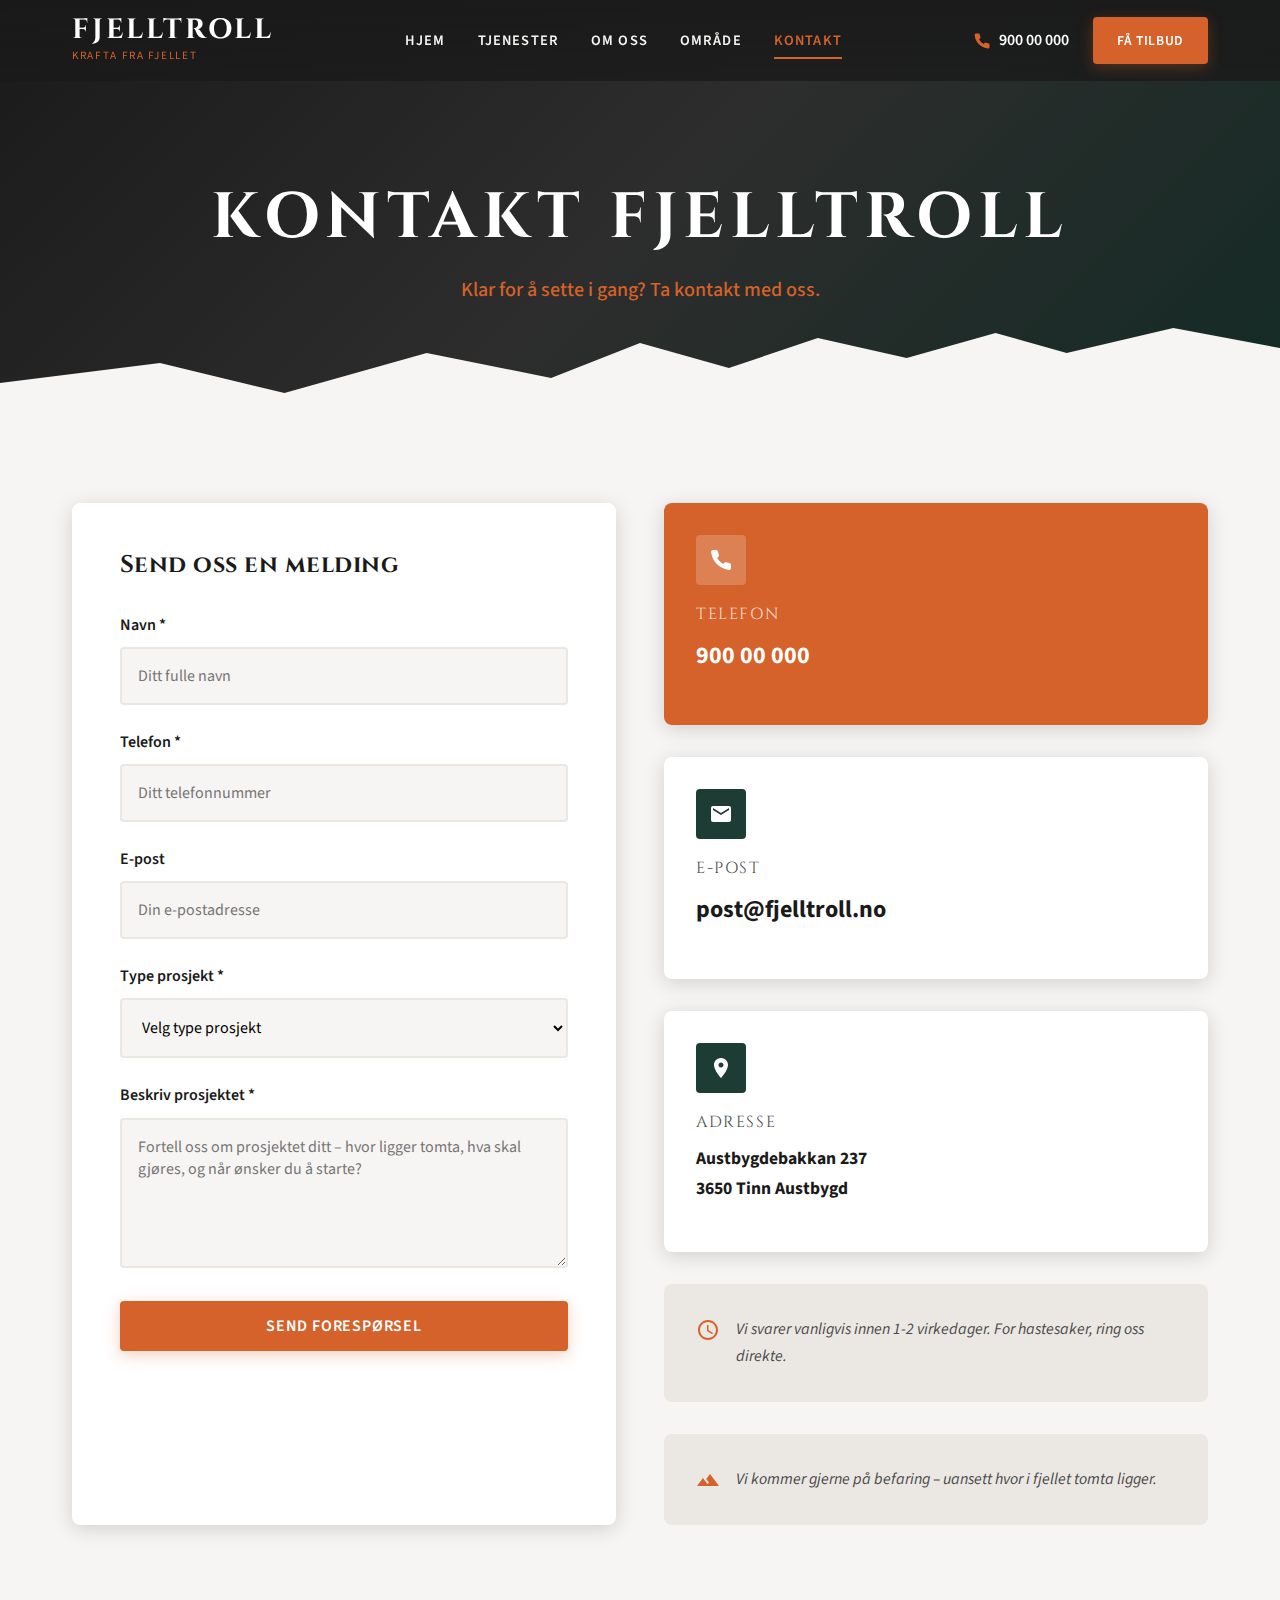
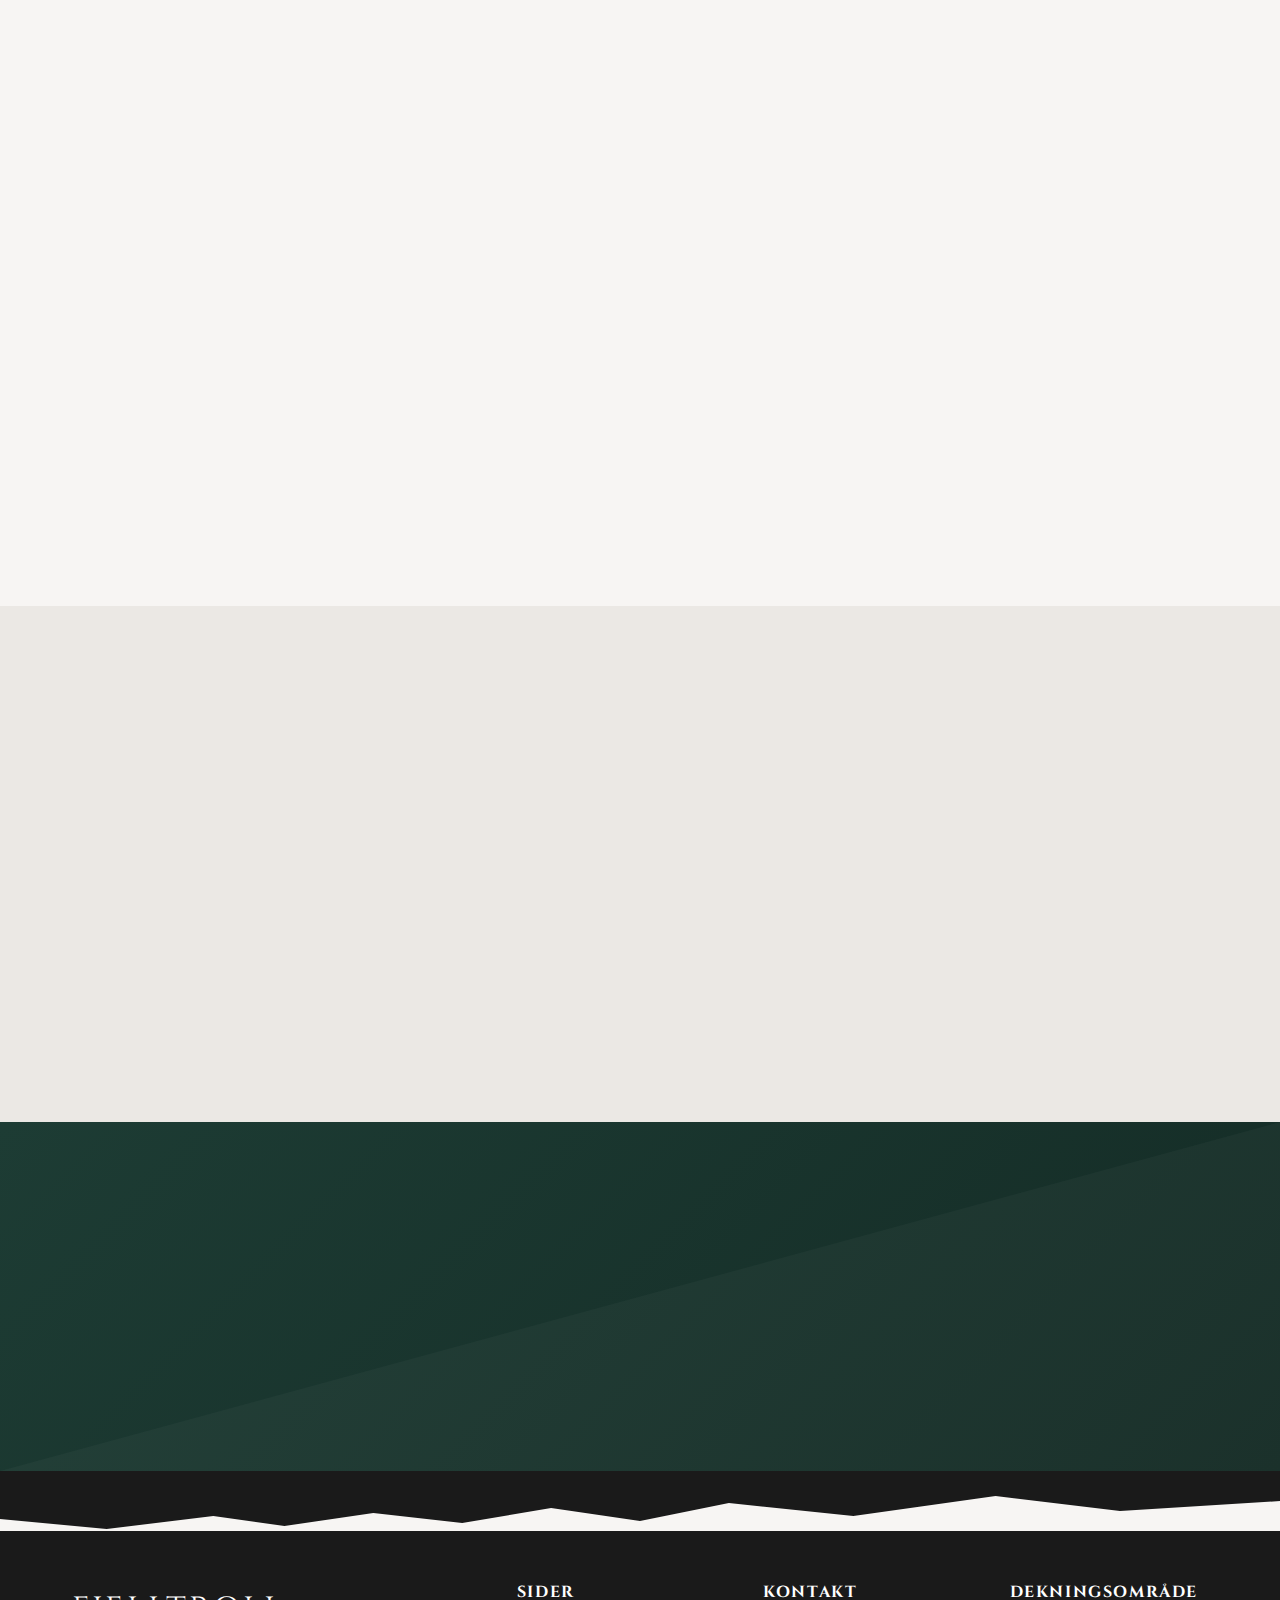
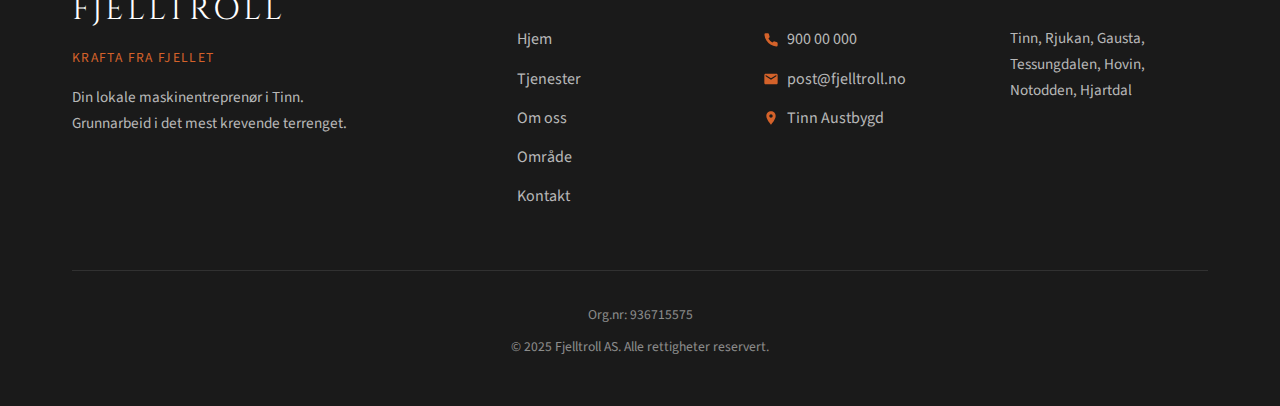
<file: kontakt.html>
<!DOCTYPE html>
<html lang="no">
<head>
    <meta charset="UTF-8">
    <meta name="viewport" content="width=device-width, initial-scale=1.0">
    <meta name="description" content="Kontakt Fjelltroll AS - Din maskinentreprenør i Tinn. Ring 900 00 000 eller send oss en melding. Vi kommer på befaring i hele Gausta-området.">
    <meta name="keywords" content="kontakt fjelltroll, maskinentreprenør tinn, grunnarbeid gausta, tilbud graving">
    <meta name="author" content="Fjelltroll AS">

    <!-- Favicon -->
    <link rel="icon" type="image/svg+xml" href="data:image/svg+xml,<svg xmlns='http://www.w3.org/2000/svg' viewBox='0 0 100 100'><text y='.9em' font-size='90'>&#x26F0;</text></svg>">

    <title>Kontakt | Fjelltroll AS</title>

    <!-- Google Fonts -->
    <link rel="preconnect" href="https://fonts.googleapis.com">
    <link rel="preconnect" href="https://fonts.gstatic.com" crossorigin>
    <link href="https://fonts.googleapis.com/css2?family=Cinzel:wght@400;500;600;700&family=Source+Sans+Pro:wght@400;600;700&display=swap" rel="stylesheet">

    <link rel="stylesheet" href="css/style.css">
</head>
<body>
    <!-- Header -->
    <header class="header">
        <div class="container">
            <div class="header__inner">
                <a href="index.html" class="logo">
                    <span class="logo__text">Fjelltroll</span>
                    <span class="logo__tagline">Krafta fra fjellet</span>
                </a>

                <nav class="nav">
                    <ul class="nav__list">
                        <li><a href="index.html" class="nav__link">Hjem</a></li>
                        <li><a href="tjenester.html" class="nav__link">Tjenester</a></li>
                        <li><a href="om-oss.html" class="nav__link">Om oss</a></li>
                        <li><a href="omrade.html" class="nav__link">Område</a></li>
                        <li><a href="kontakt.html" class="nav__link nav__link--active">Kontakt</a></li>
                    </ul>
                </nav>

                <div class="header__actions">
                    <a href="tel:+4790000000" class="header__phone">
                        <svg viewBox="0 0 24 24" xmlns="http://www.w3.org/2000/svg">
                            <path d="M22 16.92v3a2 2 0 0 1-2.18 2 19.79 19.79 0 0 1-8.63-3.07 19.5 19.5 0 0 1-6-6 19.79 19.79 0 0 1-3.07-8.67A2 2 0 0 1 4.11 2h3a2 2 0 0 1 2 1.72c.127.96.361 1.903.7 2.81a2 2 0 0 1-.45 2.11L8.09 9.91a16 16 0 0 0 6 6l1.27-1.27a2 2 0 0 1 2.11-.45c.907.339 1.85.573 2.81.7A2 2 0 0 1 22 16.92z"/>
                        </svg>
                        900 00 000
                    </a>
                    <a href="kontakt.html" class="btn btn--primary header__cta">Få tilbud</a>
                </div>

                <button class="menu-toggle" aria-label="Meny">
                    <span class="menu-toggle__line"></span>
                    <span class="menu-toggle__line"></span>
                    <span class="menu-toggle__line"></span>
                </button>
            </div>
        </div>
    </header>

    <!-- Mobile Menu -->
    <div class="mobile-menu">
        <ul class="mobile-menu__list">
            <li class="mobile-menu__item"><a href="index.html" class="mobile-menu__link">Hjem</a></li>
            <li class="mobile-menu__item"><a href="tjenester.html" class="mobile-menu__link">Tjenester</a></li>
            <li class="mobile-menu__item"><a href="om-oss.html" class="mobile-menu__link">Om oss</a></li>
            <li class="mobile-menu__item"><a href="omrade.html" class="mobile-menu__link">Område</a></li>
            <li class="mobile-menu__item"><a href="kontakt.html" class="mobile-menu__link">Kontakt</a></li>
        </ul>
        <a href="tel:+4790000000" class="mobile-menu__phone">
            <svg viewBox="0 0 24 24" xmlns="http://www.w3.org/2000/svg">
                <path d="M22 16.92v3a2 2 0 0 1-2.18 2 19.79 19.79 0 0 1-8.63-3.07 19.5 19.5 0 0 1-6-6 19.79 19.79 0 0 1-3.07-8.67A2 2 0 0 1 4.11 2h3a2 2 0 0 1 2 1.72c.127.96.361 1.903.7 2.81a2 2 0 0 1-.45 2.11L8.09 9.91a16 16 0 0 0 6 6l1.27-1.27a2 2 0 0 1 2.11-.45c.907.339 1.85.573 2.81.7A2 2 0 0 1 22 16.92z"/>
            </svg>
            Ring: 900 00 000
        </a>
        <a href="kontakt.html" class="btn btn--primary">Få tilbud</a>
    </div>

    <!-- Page Hero -->
    <section class="page-hero">
        <div class="page-hero__mountains"></div>
        <div class="container">
            <div class="page-hero__content">
                <h1 class="page-hero__title fade-in">Kontakt Fjelltroll</h1>
                <p class="page-hero__subtitle fade-in">Klar for å sette i gang? Ta kontakt med oss.</p>
            </div>
        </div>
    </section>

    <!-- Contact Section -->
    <section class="contact-section">
        <div class="container">
            <div class="contact-grid">
                <!-- Contact Form -->
                <div class="contact-form-wrapper fade-in">
                    <h3>Send oss en melding</h3>
                    <form class="contact-form" action="#" method="POST">
                        <div class="form-group">
                            <label for="name">Navn *</label>
                            <input type="text" id="name" name="name" required placeholder="Ditt fulle navn">
                        </div>

                        <div class="form-group">
                            <label for="phone">Telefon *</label>
                            <input type="tel" id="phone" name="phone" required placeholder="Ditt telefonnummer">
                        </div>

                        <div class="form-group">
                            <label for="email">E-post</label>
                            <input type="email" id="email" name="email" placeholder="Din e-postadresse">
                        </div>

                        <div class="form-group">
                            <label for="project-type">Type prosjekt *</label>
                            <select id="project-type" name="project-type" required>
                                <option value="">Velg type prosjekt</option>
                                <option value="hyttetomt">Hyttetomt</option>
                                <option value="sprengning">Sprengning</option>
                                <option value="graving">Graving</option>
                                <option value="veibygging">Veibygging</option>
                                <option value="va-arbeid">VA-arbeid</option>
                                <option value="massetransport">Massetransport</option>
                                <option value="snobroyting">Snøbrøyting</option>
                                <option value="annet">Annet</option>
                            </select>
                        </div>

                        <div class="form-group">
                            <label for="message">Beskriv prosjektet *</label>
                            <textarea id="message" name="message" required placeholder="Fortell oss om prosjektet ditt – hvor ligger tomta, hva skal gjøres, og når ønsker du å starte?"></textarea>
                        </div>

                        <div class="form-submit">
                            <button type="submit" class="btn btn--primary">Send forespørsel</button>
                        </div>
                    </form>
                </div>

                <!-- Contact Info -->
                <div class="contact-info fade-in">
                    <!-- Phone Card - Highlighted -->
                    <div class="contact-info-card contact-info-card--phone">
                        <div class="contact-info-card__icon">
                            <svg viewBox="0 0 24 24" xmlns="http://www.w3.org/2000/svg">
                                <path d="M22 16.92v3a2 2 0 0 1-2.18 2 19.79 19.79 0 0 1-8.63-3.07 19.5 19.5 0 0 1-6-6 19.79 19.79 0 0 1-3.07-8.67A2 2 0 0 1 4.11 2h3a2 2 0 0 1 2 1.72c.127.96.361 1.903.7 2.81a2 2 0 0 1-.45 2.11L8.09 9.91a16 16 0 0 0 6 6l1.27-1.27a2 2 0 0 1 2.11-.45c.907.339 1.85.573 2.81.7A2 2 0 0 1 22 16.92z"/>
                            </svg>
                        </div>
                        <p class="contact-info-card__title">Telefon</p>
                        <p class="contact-info-card__value">
                            <a href="tel:+4790000000">900 00 000</a>
                        </p>
                    </div>

                    <!-- Email Card -->
                    <div class="contact-info-card">
                        <div class="contact-info-card__icon">
                            <svg viewBox="0 0 24 24" xmlns="http://www.w3.org/2000/svg">
                                <path d="M20 4H4c-1.1 0-1.99.9-1.99 2L2 18c0 1.1.9 2 2 2h16c1.1 0 2-.9 2-2V6c0-1.1-.9-2-2-2zm0 4l-8 5-8-5V6l8 5 8-5v2z"/>
                            </svg>
                        </div>
                        <p class="contact-info-card__title">E-post</p>
                        <p class="contact-info-card__value">
                            <a href="mailto:post@fjelltroll.no">post@fjelltroll.no</a>
                        </p>
                    </div>

                    <!-- Address Card -->
                    <div class="contact-info-card">
                        <div class="contact-info-card__icon">
                            <svg viewBox="0 0 24 24" xmlns="http://www.w3.org/2000/svg">
                                <path d="M12 2C8.13 2 5 5.13 5 9c0 5.25 7 13 7 13s7-7.75 7-13c0-3.87-3.13-7-7-7zm0 9.5c-1.38 0-2.5-1.12-2.5-2.5s1.12-2.5 2.5-2.5 2.5 1.12 2.5 2.5-1.12 2.5-2.5 2.5z"/>
                            </svg>
                        </div>
                        <p class="contact-info-card__title">Adresse</p>
                        <p class="contact-info-card__value" style="font-size: 1.1rem;">
                            Austbygdebakkan 237<br>
                            3650 Tinn Austbygd
                        </p>
                    </div>

                    <!-- Response Time Note -->
                    <div class="contact-note">
                        <svg viewBox="0 0 24 24" xmlns="http://www.w3.org/2000/svg">
                            <path d="M11.99 2C6.47 2 2 6.48 2 12s4.47 10 9.99 10C17.52 22 22 17.52 22 12S17.52 2 11.99 2zM12 20c-4.42 0-8-3.58-8-8s3.58-8 8-8 8 3.58 8 8-3.58 8-8 8zm.5-13H11v6l5.25 3.15.75-1.23-4.5-2.67z"/>
                        </svg>
                        <p>Vi svarer vanligvis innen 1-2 virkedager. For hastesaker, ring oss direkte.</p>
                    </div>

                    <!-- Befaring Note -->
                    <div class="contact-note">
                        <svg viewBox="0 0 24 24" xmlns="http://www.w3.org/2000/svg">
                            <path d="M14 6l-3.75 5 2.85 3.8-1.6 1.2C9.81 13.75 7 10 7 10l-6 8h22L14 6z"/>
                        </svg>
                        <p>Vi kommer gjerne på befaring – uansett hvor i fjellet tomta ligger.</p>
                    </div>
                </div>
            </div>

            <!-- Map Section -->
            <div class="contact-map fade-in">
                <h3>Finn oss</h3>
                <div class="map-wrapper">
                    <iframe
                        src="https://www.google.com/maps/embed?pb=!1m18!1m12!1m3!1d32000!2d8.8!3d59.867!2m3!1f0!2f0!3f0!3m2!1i1024!2i768!4f13.1!3m3!1m2!1s0x464109c38d51b2f9%3A0x7e1fa0c7ae1c6b5a!2sTinn%20Austbygd%2C%20Norway!5e0!3m2!1sen!2sno!4v1234567890"
                        width="100%"
                        height="400"
                        style="border:0;"
                        allowfullscreen=""
                        loading="lazy"
                        referrerpolicy="no-referrer-when-downgrade"
                        title="Kart over Tinn Austbygd">
                    </iframe>
                </div>
            </div>
        </div>
    </section>

    <!-- Service Areas -->
    <section class="section section--mist">
        <div class="container">
            <div class="section-header fade-in">
                <span class="section-header__label">Dekningsområde</span>
                <h2 class="section-header__title">Vi tar oppdrag i hele regionen</h2>
                <div class="section-header__line"></div>
            </div>

            <div class="area-grid">
                <div class="area-card fade-in stagger-1">
                    <div class="area-card__header">
                        <div class="area-card__icon">
                            <svg viewBox="0 0 24 24" xmlns="http://www.w3.org/2000/svg">
                                <path d="M12 2C8.13 2 5 5.13 5 9c0 5.25 7 13 7 13s7-7.75 7-13c0-3.87-3.13-7-7-7zm0 9.5c-1.38 0-2.5-1.12-2.5-2.5s1.12-2.5 2.5-2.5 2.5 1.12 2.5 2.5-1.12 2.5-2.5 2.5z"/>
                            </svg>
                        </div>
                        <h3 class="area-card__title">Tinn</h3>
                    </div>
                    <p class="area-card__places">Rjukan, Austbygd, Atrå, Miland, Mæl, Hovin, Tessungdalen</p>
                </div>

                <div class="area-card fade-in stagger-2">
                    <div class="area-card__header">
                        <div class="area-card__icon">
                            <svg viewBox="0 0 24 24" xmlns="http://www.w3.org/2000/svg">
                                <path d="M14 6l-3.75 5 2.85 3.8-1.6 1.2C9.81 13.75 7 10 7 10l-6 8h22L14 6z"/>
                            </svg>
                        </div>
                        <h3 class="area-card__title">Gausta</h3>
                    </div>
                    <p class="area-card__places">Gaustablikk, Gaustatoppen, Skirvedalen, Kvitåvatn</p>
                </div>

                <div class="area-card fade-in stagger-3">
                    <div class="area-card__header">
                        <div class="area-card__icon">
                            <svg viewBox="0 0 24 24" xmlns="http://www.w3.org/2000/svg">
                                <path d="M12 2C8.13 2 5 5.13 5 9c0 5.25 7 13 7 13s7-7.75 7-13c0-3.87-3.13-7-7-7zm0 9.5c-1.38 0-2.5-1.12-2.5-2.5s1.12-2.5 2.5-2.5 2.5 1.12 2.5 2.5-1.12 2.5-2.5 2.5z"/>
                            </svg>
                        </div>
                        <h3 class="area-card__title">Øvre Telemark</h3>
                    </div>
                    <p class="area-card__places">Notodden, Hjartdal, Vinje, Tokke</p>
                </div>
            </div>
        </div>
    </section>

    <!-- CTA Banner -->
    <section class="cta-banner">
        <div class="cta-banner__pattern"></div>
        <div class="container">
            <div class="cta-banner__content">
                <h2 class="cta-banner__title fade-in">Foretrekker du å ringe?</h2>
                <p class="cta-banner__text fade-in">
                    Vi tar gjerne en prat på telefon om prosjektet ditt.
                    Ring oss i dag!
                </p>
                <div class="cta-banner__buttons fade-in">
                    <a href="tel:+4790000000" class="btn btn--primary">Ring 900 00 000</a>
                </div>
            </div>
        </div>
    </section>

    <!-- Footer -->
    <footer class="footer">
        <div class="footer__mountains"></div>
        <div class="container">
            <div class="footer__inner">
                <div class="footer__brand">
                    <div class="footer__logo">Fjelltroll</div>
                    <p class="footer__tagline">Krafta fra fjellet</p>
                    <p class="footer__description">
                        Din lokale maskinentreprenør i Tinn. Grunnarbeid i det mest krevende terrenget.
                    </p>
                </div>

                <div class="footer__section">
                    <h4 class="footer__title">Sider</h4>
                    <ul class="footer__links">
                        <li><a href="index.html">Hjem</a></li>
                        <li><a href="tjenester.html">Tjenester</a></li>
                        <li><a href="om-oss.html">Om oss</a></li>
                        <li><a href="omrade.html">Område</a></li>
                        <li><a href="kontakt.html">Kontakt</a></li>
                    </ul>
                </div>

                <div class="footer__section">
                    <h4 class="footer__title">Kontakt</h4>
                    <div class="footer__contact-item">
                        <svg viewBox="0 0 24 24" xmlns="http://www.w3.org/2000/svg">
                            <path d="M22 16.92v3a2 2 0 0 1-2.18 2 19.79 19.79 0 0 1-8.63-3.07 19.5 19.5 0 0 1-6-6 19.79 19.79 0 0 1-3.07-8.67A2 2 0 0 1 4.11 2h3a2 2 0 0 1 2 1.72c.127.96.361 1.903.7 2.81a2 2 0 0 1-.45 2.11L8.09 9.91a16 16 0 0 0 6 6l1.27-1.27a2 2 0 0 1 2.11-.45c.907.339 1.85.573 2.81.7A2 2 0 0 1 22 16.92z"/>
                        </svg>
                        <a href="tel:+4790000000">900 00 000</a>
                    </div>
                    <div class="footer__contact-item">
                        <svg viewBox="0 0 24 24" xmlns="http://www.w3.org/2000/svg">
                            <path d="M20 4H4c-1.1 0-1.99.9-1.99 2L2 18c0 1.1.9 2 2 2h16c1.1 0 2-.9 2-2V6c0-1.1-.9-2-2-2zm0 4l-8 5-8-5V6l8 5 8-5v2z"/>
                        </svg>
                        <a href="mailto:post@fjelltroll.no">post@fjelltroll.no</a>
                    </div>
                    <div class="footer__contact-item">
                        <svg viewBox="0 0 24 24" xmlns="http://www.w3.org/2000/svg">
                            <path d="M12 2C8.13 2 5 5.13 5 9c0 5.25 7 13 7 13s7-7.75 7-13c0-3.87-3.13-7-7-7zm0 9.5c-1.38 0-2.5-1.12-2.5-2.5s1.12-2.5 2.5-2.5 2.5 1.12 2.5 2.5-1.12 2.5-2.5 2.5z"/>
                        </svg>
                        <span>Tinn Austbygd</span>
                    </div>
                </div>

                <div class="footer__section">
                    <h4 class="footer__title">Dekningsområde</h4>
                    <p class="footer__areas">Tinn, Rjukan, Gausta, Tessungdalen, Hovin, Notodden, Hjartdal</p>
                </div>
            </div>

            <div class="footer__bottom">
                <p class="footer__org">Org.nr: 936715575</p>
                <p class="footer__copyright">&copy; 2025 Fjelltroll AS. Alle rettigheter reservert.</p>
            </div>
        </div>
    </footer>

    <script src="js/main.js"></script>
</body>
</html>
</file>
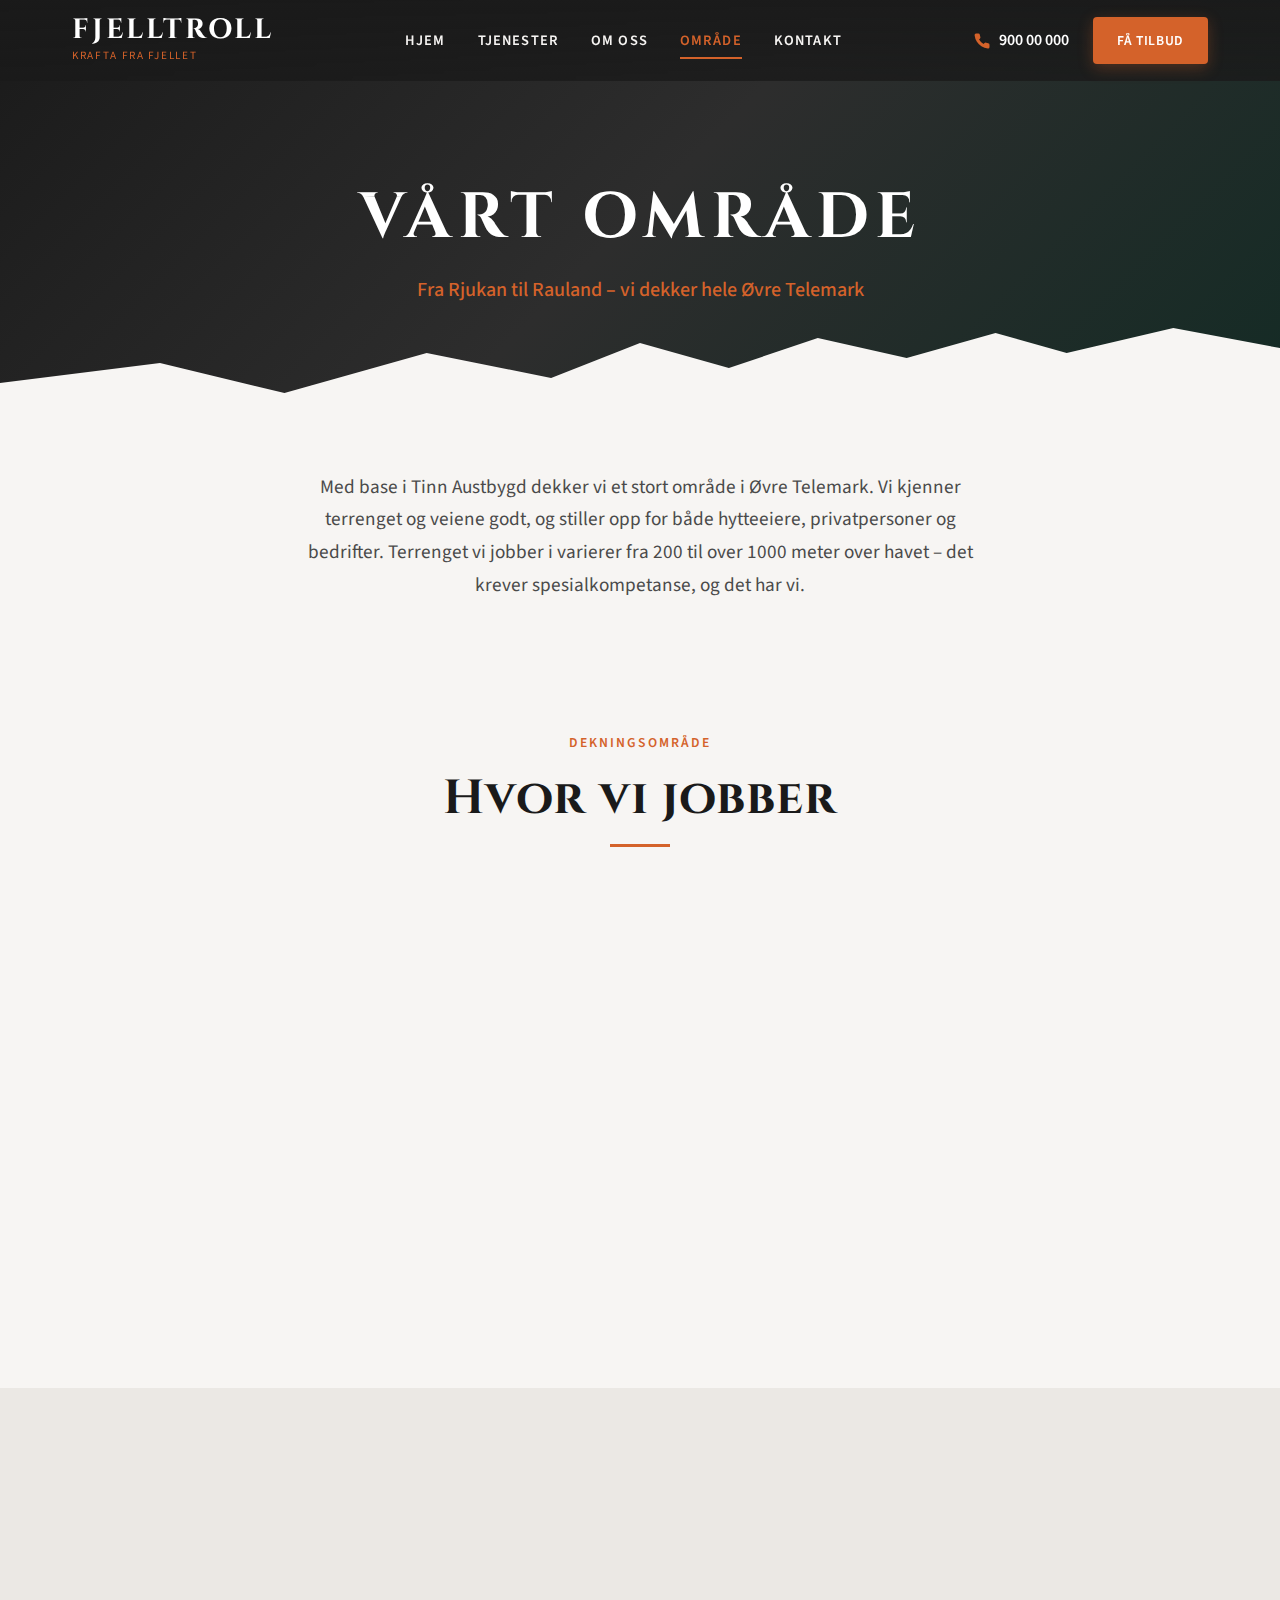
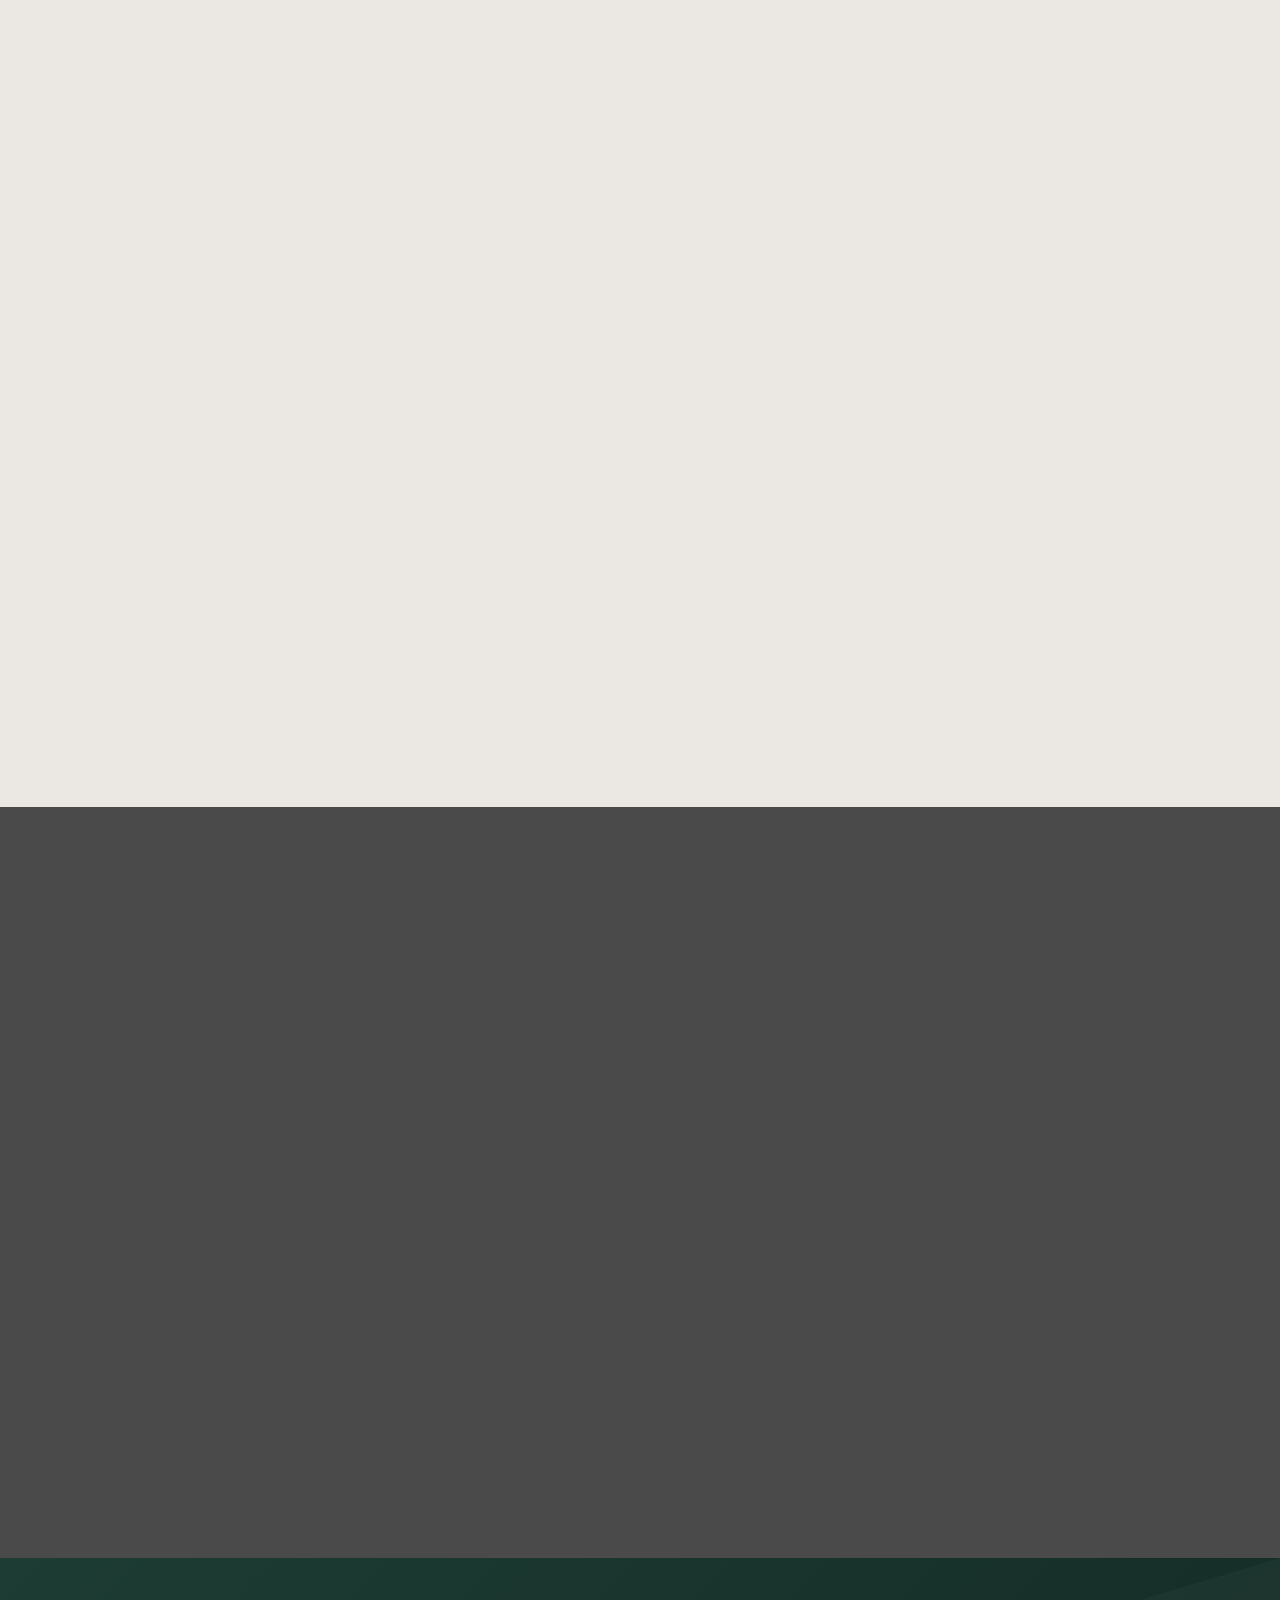
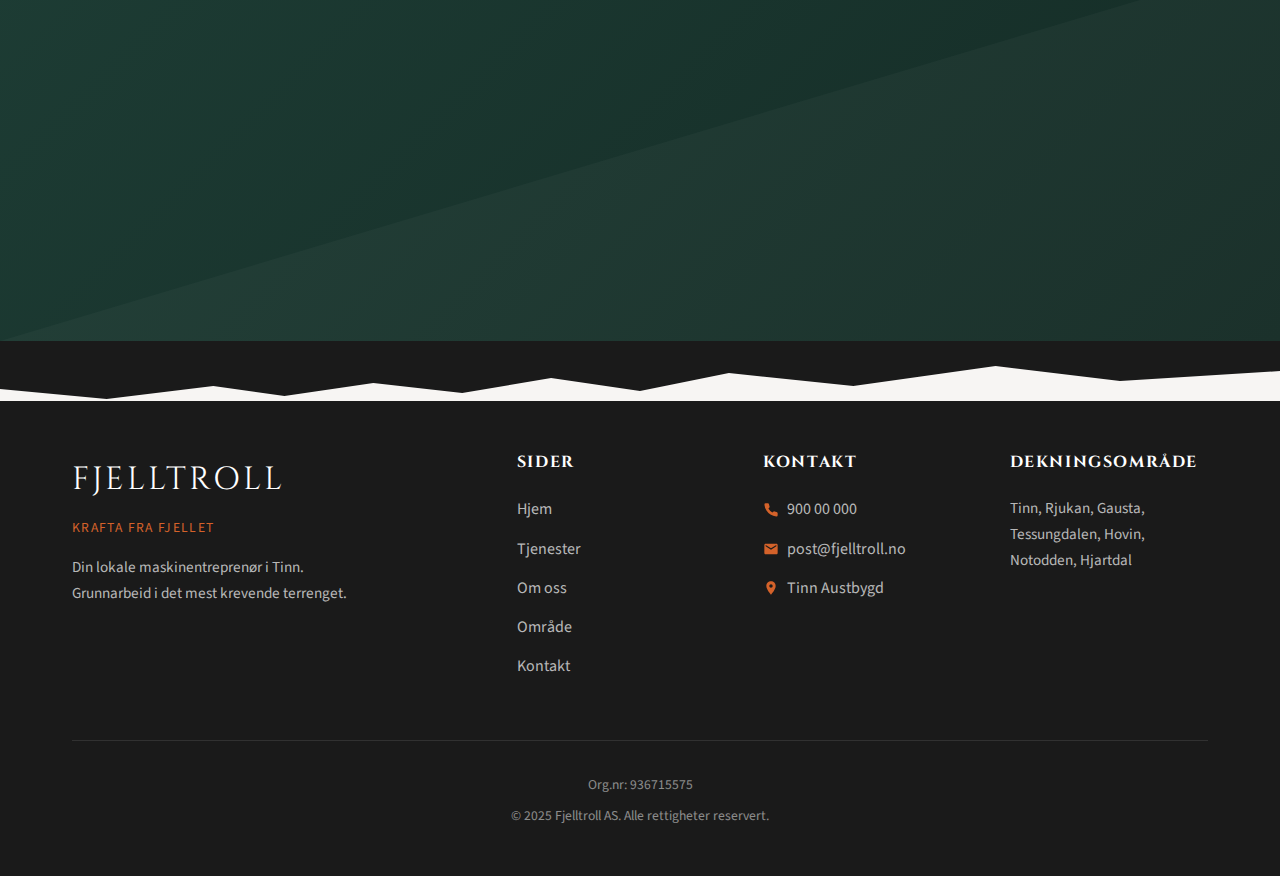
<file: omrade.html>
<!DOCTYPE html>
<html lang="no">
<head>
    <meta charset="UTF-8">
    <meta name="viewport" content="width=device-width, initial-scale=1.0">
    <meta name="description" content="Fjelltroll AS dekker Tinn, Rjukan, Gausta, Tessungdalen, Hovin, Notodden og Hjartdal. Grunnarbeid i hele Øvre Telemark.">
    <meta name="keywords" content="grunnarbeid tinn, maskinentreprenør rjukan, graving gausta, anlegg notodden, hyttetomt hjartdal">
    <meta name="author" content="Fjelltroll AS">

    <!-- Favicon -->
    <link rel="icon" type="image/svg+xml" href="data:image/svg+xml,<svg xmlns='http://www.w3.org/2000/svg' viewBox='0 0 100 100'><text y='.9em' font-size='90'>&#x26F0;</text></svg>">

    <title>Vårt område | Fjelltroll AS</title>

    <!-- Google Fonts -->
    <link rel="preconnect" href="https://fonts.googleapis.com">
    <link rel="preconnect" href="https://fonts.gstatic.com" crossorigin>
    <link href="https://fonts.googleapis.com/css2?family=Cinzel:wght@400;500;600;700&family=Source+Sans+Pro:wght@400;600;700&display=swap" rel="stylesheet">

    <link rel="stylesheet" href="css/style.css">
</head>
<body>
    <!-- Header -->
    <header class="header">
        <div class="container">
            <div class="header__inner">
                <a href="index.html" class="logo">
                    <span class="logo__text">Fjelltroll</span>
                    <span class="logo__tagline">Krafta fra fjellet</span>
                </a>

                <nav class="nav">
                    <ul class="nav__list">
                        <li><a href="index.html" class="nav__link">Hjem</a></li>
                        <li><a href="tjenester.html" class="nav__link">Tjenester</a></li>
                        <li><a href="om-oss.html" class="nav__link">Om oss</a></li>
                        <li><a href="omrade.html" class="nav__link nav__link--active">Område</a></li>
                        <li><a href="kontakt.html" class="nav__link">Kontakt</a></li>
                    </ul>
                </nav>

                <div class="header__actions">
                    <a href="tel:+4790000000" class="header__phone">
                        <svg viewBox="0 0 24 24" xmlns="http://www.w3.org/2000/svg">
                            <path d="M22 16.92v3a2 2 0 0 1-2.18 2 19.79 19.79 0 0 1-8.63-3.07 19.5 19.5 0 0 1-6-6 19.79 19.79 0 0 1-3.07-8.67A2 2 0 0 1 4.11 2h3a2 2 0 0 1 2 1.72c.127.96.361 1.903.7 2.81a2 2 0 0 1-.45 2.11L8.09 9.91a16 16 0 0 0 6 6l1.27-1.27a2 2 0 0 1 2.11-.45c.907.339 1.85.573 2.81.7A2 2 0 0 1 22 16.92z"/>
                        </svg>
                        900 00 000
                    </a>
                    <a href="kontakt.html" class="btn btn--primary header__cta">Få tilbud</a>
                </div>

                <button class="menu-toggle" aria-label="Meny">
                    <span class="menu-toggle__line"></span>
                    <span class="menu-toggle__line"></span>
                    <span class="menu-toggle__line"></span>
                </button>
            </div>
        </div>
    </header>

    <!-- Mobile Menu -->
    <div class="mobile-menu">
        <ul class="mobile-menu__list">
            <li class="mobile-menu__item"><a href="index.html" class="mobile-menu__link">Hjem</a></li>
            <li class="mobile-menu__item"><a href="tjenester.html" class="mobile-menu__link">Tjenester</a></li>
            <li class="mobile-menu__item"><a href="om-oss.html" class="mobile-menu__link">Om oss</a></li>
            <li class="mobile-menu__item"><a href="omrade.html" class="mobile-menu__link">Område</a></li>
            <li class="mobile-menu__item"><a href="kontakt.html" class="mobile-menu__link">Kontakt</a></li>
        </ul>
        <a href="tel:+4790000000" class="mobile-menu__phone">
            <svg viewBox="0 0 24 24" xmlns="http://www.w3.org/2000/svg">
                <path d="M22 16.92v3a2 2 0 0 1-2.18 2 19.79 19.79 0 0 1-8.63-3.07 19.5 19.5 0 0 1-6-6 19.79 19.79 0 0 1-3.07-8.67A2 2 0 0 1 4.11 2h3a2 2 0 0 1 2 1.72c.127.96.361 1.903.7 2.81a2 2 0 0 1-.45 2.11L8.09 9.91a16 16 0 0 0 6 6l1.27-1.27a2 2 0 0 1 2.11-.45c.907.339 1.85.573 2.81.7A2 2 0 0 1 22 16.92z"/>
            </svg>
            Ring: 900 00 000
        </a>
        <a href="kontakt.html" class="btn btn--primary">Få tilbud</a>
    </div>

    <!-- Page Hero -->
    <section class="page-hero">
        <div class="page-hero__mountains"></div>
        <div class="container">
            <div class="page-hero__content">
                <h1 class="page-hero__title fade-in">Vårt område</h1>
                <p class="page-hero__subtitle fade-in">Fra Rjukan til Rauland – vi dekker hele Øvre Telemark</p>
            </div>
        </div>
    </section>

    <!-- Area Intro -->
    <section class="area-intro">
        <div class="container">
            <p class="area-intro__text fade-in">
                Med base i Tinn Austbygd dekker vi et stort område i Øvre Telemark. Vi kjenner terrenget og
                veiene godt, og stiller opp for både hytteeiere, privatpersoner og bedrifter. Terrenget vi
                jobber i varierer fra 200 til over 1000 meter over havet – det krever spesialkompetanse, og det har vi.
            </p>
        </div>
    </section>

    <!-- Areas Grid -->
    <section class="section">
        <div class="container">
            <div class="section-header fade-in">
                <span class="section-header__label">Dekningsområde</span>
                <h2 class="section-header__title">Hvor vi jobber</h2>
                <div class="section-header__line"></div>
            </div>

            <div class="area-grid">
                <!-- Tinn kommune -->
                <div class="area-card fade-in stagger-1">
                    <div class="area-card__header">
                        <div class="area-card__icon">
                            <svg viewBox="0 0 24 24" xmlns="http://www.w3.org/2000/svg">
                                <path d="M12 2C8.13 2 5 5.13 5 9c0 5.25 7 13 7 13s7-7.75 7-13c0-3.87-3.13-7-7-7zm0 9.5c-1.38 0-2.5-1.12-2.5-2.5s1.12-2.5 2.5-2.5 2.5 1.12 2.5 2.5-1.12 2.5-2.5 2.5z"/>
                            </svg>
                        </div>
                        <h3 class="area-card__title">Tinn kommune</h3>
                    </div>
                    <p class="area-card__places">
                        Rjukan, Tinn Austbygd, Atrå, Miland, Mæl, Hovin, Tessungdalen, Dale, Møsstrond
                    </p>
                </div>

                <!-- Gausta-området -->
                <div class="area-card fade-in stagger-2">
                    <div class="area-card__header">
                        <div class="area-card__icon">
                            <svg viewBox="0 0 24 24" xmlns="http://www.w3.org/2000/svg">
                                <path d="M14 6l-3.75 5 2.85 3.8-1.6 1.2C9.81 13.75 7 10 7 10l-6 8h22L14 6z"/>
                            </svg>
                        </div>
                        <h3 class="area-card__title">Gausta-området</h3>
                    </div>
                    <p class="area-card__places">
                        Gaustablikk, Gaustatoppen, Skirvedalen, Kvitåvatn, Rjukan-Gausta skisenter
                    </p>
                </div>

                <!-- Notodden kommune -->
                <div class="area-card fade-in stagger-3">
                    <div class="area-card__header">
                        <div class="area-card__icon">
                            <svg viewBox="0 0 24 24" xmlns="http://www.w3.org/2000/svg">
                                <path d="M12 2C8.13 2 5 5.13 5 9c0 5.25 7 13 7 13s7-7.75 7-13c0-3.87-3.13-7-7-7zm0 9.5c-1.38 0-2.5-1.12-2.5-2.5s1.12-2.5 2.5-2.5 2.5 1.12 2.5 2.5-1.12 2.5-2.5 2.5z"/>
                            </svg>
                        </div>
                        <h3 class="area-card__title">Notodden kommune</h3>
                    </div>
                    <p class="area-card__places">
                        Gransherad, Tuddal, Lisleherad, Heddal, Notodden sentrum
                    </p>
                </div>

                <!-- Hjartdal kommune -->
                <div class="area-card fade-in stagger-1">
                    <div class="area-card__header">
                        <div class="area-card__icon">
                            <svg viewBox="0 0 24 24" xmlns="http://www.w3.org/2000/svg">
                                <path d="M12 2C8.13 2 5 5.13 5 9c0 5.25 7 13 7 13s7-7.75 7-13c0-3.87-3.13-7-7-7zm0 9.5c-1.38 0-2.5-1.12-2.5-2.5s1.12-2.5 2.5-2.5 2.5 1.12 2.5 2.5-1.12 2.5-2.5 2.5z"/>
                            </svg>
                        </div>
                        <h3 class="area-card__title">Hjartdal kommune</h3>
                    </div>
                    <p class="area-card__places">
                        Sauland, Tuddal, Flatdal, Hjartdal sentrum
                    </p>
                </div>

                <!-- Vinje kommune -->
                <div class="area-card fade-in stagger-2">
                    <div class="area-card__header">
                        <div class="area-card__icon">
                            <svg viewBox="0 0 24 24" xmlns="http://www.w3.org/2000/svg">
                                <path d="M12 2C8.13 2 5 5.13 5 9c0 5.25 7 13 7 13s7-7.75 7-13c0-3.87-3.13-7-7-7zm0 9.5c-1.38 0-2.5-1.12-2.5-2.5s1.12-2.5 2.5-2.5 2.5 1.12 2.5 2.5-1.12 2.5-2.5 2.5z"/>
                            </svg>
                        </div>
                        <h3 class="area-card__title">Vinje kommune</h3>
                    </div>
                    <p class="area-card__places">
                        Rauland, Edland, Vinje, Åmot (for større prosjekter)
                    </p>
                </div>

                <!-- Tokke kommune -->
                <div class="area-card fade-in stagger-3">
                    <div class="area-card__header">
                        <div class="area-card__icon">
                            <svg viewBox="0 0 24 24" xmlns="http://www.w3.org/2000/svg">
                                <path d="M12 2C8.13 2 5 5.13 5 9c0 5.25 7 13 7 13s7-7.75 7-13c0-3.87-3.13-7-7-7zm0 9.5c-1.38 0-2.5-1.12-2.5-2.5s1.12-2.5 2.5-2.5 2.5 1.12 2.5 2.5-1.12 2.5-2.5 2.5z"/>
                            </svg>
                        </div>
                        <h3 class="area-card__title">Tokke kommune</h3>
                    </div>
                    <p class="area-card__places">
                        Dalen, Høydalsmo, Lårdal (for større prosjekter)
                    </p>
                </div>
            </div>
        </div>
    </section>

    <!-- Map Section -->
    <section class="map-section">
        <div class="container">
            <div class="section-header fade-in">
                <span class="section-header__label">Kart</span>
                <h2 class="section-header__title">Finn oss</h2>
                <div class="section-header__line"></div>
            </div>

            <div class="map-wrapper fade-in">
                <iframe
                    src="https://www.google.com/maps/embed?pb=!1m18!1m12!1m3!1d64000!2d8.7!3d59.87!2m3!1f0!2f0!3f0!3m2!1i1024!2i768!4f13.1!3m3!1m2!1s0x464109c38d51b2f9%3A0x7e1fa0c7ae1c6b5a!2sTinn%20Austbygd%2C%20Norway!5e0!3m2!1sen!2sno!4v1234567890"
                    width="100%"
                    height="450"
                    style="border:0;"
                    allowfullscreen=""
                    loading="lazy"
                    referrerpolicy="no-referrer-when-downgrade"
                    title="Kart over Tinn Austbygd">
                </iframe>
            </div>

            <div class="area-note fade-in">
                <p>
                    <strong>Oppdrag utenfor disse områdene?</strong><br>
                    Ta kontakt med oss – vi vurderer alle forespørsler. For større prosjekter kan vi også ta
                    jobber lenger unna. Vi kommer gjerne på befaring uansett hvor i fjellet tomta ligger.
                </p>
            </div>
        </div>
    </section>

    <!-- Terrain Info -->
    <section class="section section--stone">
        <div class="container">
            <div class="section-header fade-in">
                <span class="section-header__label">Terrenget</span>
                <h2 class="section-header__title">Ekstreme høydeforskjeller</h2>
                <div class="section-header__line"></div>
                <p class="section-header__description">
                    Fra 188 meter ved Tinnsjøen til 1883 meter på Gaustatoppen – vi jobber i hele spekteret
                </p>
            </div>

            <div class="why-grid">
                <div class="why-card fade-in stagger-1">
                    <div class="why-card__icon">
                        <svg viewBox="0 0 24 24" xmlns="http://www.w3.org/2000/svg">
                            <path d="M12 2c-5.33 4.55-8 8.48-8 11.8 0 4.98 3.8 8.2 8 8.2s8-3.22 8-8.2c0-3.32-2.67-7.25-8-11.8z"/>
                        </svg>
                    </div>
                    <h3 class="why-card__title">Dalbunn</h3>
                    <p class="why-card__text">
                        Ved Tinnsjøen og i dalene jobber vi med lettere tilgjengelig terreng.
                        Hus, hytter og infrastruktur i mer moderate høyder.
                    </p>
                </div>

                <div class="why-card fade-in stagger-2">
                    <div class="why-card__icon">
                        <svg viewBox="0 0 24 24" xmlns="http://www.w3.org/2000/svg">
                            <path d="M14 6l-3.75 5 2.85 3.8-1.6 1.2C9.81 13.75 7 10 7 10l-6 8h22L14 6z"/>
                        </svg>
                    </div>
                    <h3 class="why-card__title">Fjellsidene</h3>
                    <p class="why-card__text">
                        De bratte fjellsidene er vårt spesialfelt. Her kreves erfaring med
                        krevende adkomst og arbeid i bratt terreng.
                    </p>
                </div>

                <div class="why-card fade-in stagger-3">
                    <div class="why-card__icon">
                        <svg viewBox="0 0 24 24" xmlns="http://www.w3.org/2000/svg">
                            <path d="M12 2L4.5 20.29l.71.71L12 18l6.79 3 .71-.71L12 2z"/>
                        </svg>
                    </div>
                    <h3 class="why-card__title">Høyfjellet</h3>
                    <p class="why-card__text">
                        Hyttefelt i høyden krever spesiell tilnærming. Kort sesong, krevende
                        klima og begrenset adkomst – vi håndterer det hele.
                    </p>
                </div>
            </div>
        </div>
    </section>

    <!-- CTA Banner -->
    <section class="cta-banner">
        <div class="cta-banner__pattern"></div>
        <div class="container">
            <div class="cta-banner__content">
                <h2 class="cta-banner__title fade-in">Trenger du hjelp i ditt område?</h2>
                <p class="cta-banner__text fade-in">
                    Vi kommer gjerne på befaring og gir deg et uforpliktende tilbud.
                    Kontakt oss i dag!
                </p>
                <div class="cta-banner__buttons fade-in">
                    <a href="kontakt.html" class="btn btn--primary">Ta kontakt</a>
                    <a href="tel:+4790000000" class="btn btn--outline">Ring 900 00 000</a>
                </div>
            </div>
        </div>
    </section>

    <!-- Footer -->
    <footer class="footer">
        <div class="footer__mountains"></div>
        <div class="container">
            <div class="footer__inner">
                <div class="footer__brand">
                    <div class="footer__logo">Fjelltroll</div>
                    <p class="footer__tagline">Krafta fra fjellet</p>
                    <p class="footer__description">
                        Din lokale maskinentreprenør i Tinn. Grunnarbeid i det mest krevende terrenget.
                    </p>
                </div>

                <div class="footer__section">
                    <h4 class="footer__title">Sider</h4>
                    <ul class="footer__links">
                        <li><a href="index.html">Hjem</a></li>
                        <li><a href="tjenester.html">Tjenester</a></li>
                        <li><a href="om-oss.html">Om oss</a></li>
                        <li><a href="omrade.html">Område</a></li>
                        <li><a href="kontakt.html">Kontakt</a></li>
                    </ul>
                </div>

                <div class="footer__section">
                    <h4 class="footer__title">Kontakt</h4>
                    <div class="footer__contact-item">
                        <svg viewBox="0 0 24 24" xmlns="http://www.w3.org/2000/svg">
                            <path d="M22 16.92v3a2 2 0 0 1-2.18 2 19.79 19.79 0 0 1-8.63-3.07 19.5 19.5 0 0 1-6-6 19.79 19.79 0 0 1-3.07-8.67A2 2 0 0 1 4.11 2h3a2 2 0 0 1 2 1.72c.127.96.361 1.903.7 2.81a2 2 0 0 1-.45 2.11L8.09 9.91a16 16 0 0 0 6 6l1.27-1.27a2 2 0 0 1 2.11-.45c.907.339 1.85.573 2.81.7A2 2 0 0 1 22 16.92z"/>
                        </svg>
                        <a href="tel:+4790000000">900 00 000</a>
                    </div>
                    <div class="footer__contact-item">
                        <svg viewBox="0 0 24 24" xmlns="http://www.w3.org/2000/svg">
                            <path d="M20 4H4c-1.1 0-1.99.9-1.99 2L2 18c0 1.1.9 2 2 2h16c1.1 0 2-.9 2-2V6c0-1.1-.9-2-2-2zm0 4l-8 5-8-5V6l8 5 8-5v2z"/>
                        </svg>
                        <a href="mailto:post@fjelltroll.no">post@fjelltroll.no</a>
                    </div>
                    <div class="footer__contact-item">
                        <svg viewBox="0 0 24 24" xmlns="http://www.w3.org/2000/svg">
                            <path d="M12 2C8.13 2 5 5.13 5 9c0 5.25 7 13 7 13s7-7.75 7-13c0-3.87-3.13-7-7-7zm0 9.5c-1.38 0-2.5-1.12-2.5-2.5s1.12-2.5 2.5-2.5 2.5 1.12 2.5 2.5-1.12 2.5-2.5 2.5z"/>
                        </svg>
                        <span>Tinn Austbygd</span>
                    </div>
                </div>

                <div class="footer__section">
                    <h4 class="footer__title">Dekningsområde</h4>
                    <p class="footer__areas">Tinn, Rjukan, Gausta, Tessungdalen, Hovin, Notodden, Hjartdal</p>
                </div>
            </div>

            <div class="footer__bottom">
                <p class="footer__org">Org.nr: 936715575</p>
                <p class="footer__copyright">&copy; 2025 Fjelltroll AS. Alle rettigheter reservert.</p>
            </div>
        </div>
    </footer>

    <script src="js/main.js"></script>
</body>
</html>
</file>
<file: css/style.css>
/* ========================================
   FJELLTROLL AS - STYLE.CSS
   Dramatic mountain/troll theme design
   ======================================== */

/* CSS Variables */
:root {
    /* Colors - Mountain & Troll Theme */
    --color-stone: #4A4A4A;
    --color-stone-dark: #2D2D2D;
    --color-stone-light: #6B6B6B;
    --color-forest: #1D3C34;
    --color-forest-dark: #142B25;
    --color-forest-light: #2A5548;
    --color-orange: #D4622A;
    --color-orange-dark: #B5511F;
    --color-orange-light: #E87A42;
    --color-mist: #F7F5F3;
    --color-mist-dark: #EBE8E4;
    --color-charcoal: #1A1A1A;
    --color-white: #FFFFFF;

    /* Typography */
    --font-heading: 'Cinzel', serif;
    --font-body: 'Source Sans Pro', sans-serif;

    /* Spacing */
    --spacing-xs: 0.5rem;
    --spacing-sm: 1rem;
    --spacing-md: 1.5rem;
    --spacing-lg: 2rem;
    --spacing-xl: 3rem;
    --spacing-xxl: 5rem;

    /* Transitions */
    --transition-fast: 0.2s ease;
    --transition-normal: 0.3s ease;
    --transition-slow: 0.5s ease;

    /* Shadows */
    --shadow-sm: 0 2px 8px rgba(0, 0, 0, 0.1);
    --shadow-md: 0 4px 20px rgba(0, 0, 0, 0.15);
    --shadow-lg: 0 8px 40px rgba(0, 0, 0, 0.2);
    --shadow-dramatic: 0 20px 60px rgba(0, 0, 0, 0.3);

    /* Border Radius */
    --radius-sm: 4px;
    --radius-md: 8px;
    --radius-lg: 12px;
}

/* Reset & Base */
*, *::before, *::after {
    box-sizing: border-box;
    margin: 0;
    padding: 0;
}

html {
    scroll-behavior: smooth;
    font-size: 16px;
}

body {
    font-family: var(--font-body);
    font-size: 1rem;
    line-height: 1.7;
    color: var(--color-charcoal);
    background-color: var(--color-mist);
    overflow-x: hidden;
}

img {
    max-width: 100%;
    height: auto;
    display: block;
}

a {
    color: inherit;
    text-decoration: none;
    transition: var(--transition-fast);
}

ul, ol {
    list-style: none;
}

/* Typography */
h1, h2, h3, h4, h5, h6 {
    font-family: var(--font-heading);
    font-weight: 700;
    line-height: 1.2;
    color: var(--color-charcoal);
    letter-spacing: 0.02em;
}

h1 { font-size: clamp(2.5rem, 6vw, 4.5rem); }
h2 { font-size: clamp(2rem, 4vw, 3rem); }
h3 { font-size: clamp(1.25rem, 2.5vw, 1.75rem); }
h4 { font-size: 1.25rem; }

p {
    margin-bottom: 1rem;
}

.lead {
    font-size: 1.25rem;
    line-height: 1.8;
    color: var(--color-stone);
}

/* Container */
.container {
    width: 100%;
    max-width: 1200px;
    margin: 0 auto;
    padding: 0 var(--spacing-md);
}

/* Buttons */
.btn {
    display: inline-flex;
    align-items: center;
    justify-content: center;
    gap: 0.5rem;
    padding: 0.875rem 2rem;
    font-family: var(--font-body);
    font-size: 1rem;
    font-weight: 600;
    text-transform: uppercase;
    letter-spacing: 0.05em;
    border: none;
    border-radius: var(--radius-sm);
    cursor: pointer;
    transition: var(--transition-normal);
}

.btn--primary {
    background: var(--color-orange);
    color: var(--color-white);
    box-shadow: 0 4px 15px rgba(212, 98, 42, 0.3);
}

.btn--primary:hover {
    background: var(--color-orange-dark);
    transform: translateY(-2px);
    box-shadow: 0 6px 20px rgba(212, 98, 42, 0.4);
}

.btn--secondary {
    background: var(--color-forest);
    color: var(--color-white);
}

.btn--secondary:hover {
    background: var(--color-forest-dark);
    transform: translateY(-2px);
}

.btn--outline {
    background: transparent;
    color: var(--color-white);
    border: 2px solid var(--color-white);
}

.btn--outline:hover {
    background: var(--color-white);
    color: var(--color-charcoal);
}

.btn--outline-dark {
    background: transparent;
    color: var(--color-charcoal);
    border: 2px solid var(--color-charcoal);
}

.btn--outline-dark:hover {
    background: var(--color-charcoal);
    color: var(--color-white);
}

/* ========================================
   HEADER
   ======================================== */
.header {
    position: fixed;
    top: 0;
    left: 0;
    right: 0;
    z-index: 1000;
    padding: var(--spacing-sm) 0;
    background: linear-gradient(180deg, rgba(26, 26, 26, 0.95) 0%, rgba(26, 26, 26, 0.8) 100%);
    backdrop-filter: blur(10px);
    transition: var(--transition-normal);
}

.header--scrolled {
    background: rgba(26, 26, 26, 0.98);
    box-shadow: var(--shadow-lg);
}

.header__inner {
    display: flex;
    align-items: center;
    justify-content: space-between;
    gap: var(--spacing-md);
}

/* Logo */
.logo {
    display: flex;
    flex-direction: column;
    align-items: flex-start;
}

.logo__text {
    font-family: var(--font-heading);
    font-size: 1.75rem;
    font-weight: 700;
    color: var(--color-white);
    letter-spacing: 0.1em;
    text-transform: uppercase;
    line-height: 1;
}

.logo__tagline {
    font-family: var(--font-body);
    font-size: 0.7rem;
    color: var(--color-orange);
    letter-spacing: 0.15em;
    text-transform: uppercase;
    margin-top: 2px;
}

/* Navigation */
.nav {
    display: none;
}

.nav__list {
    display: flex;
    gap: var(--spacing-lg);
}

.nav__link {
    font-size: 0.9rem;
    font-weight: 600;
    color: var(--color-mist);
    text-transform: uppercase;
    letter-spacing: 0.08em;
    padding: 0.5rem 0;
    position: relative;
}

.nav__link::after {
    content: '';
    position: absolute;
    bottom: 0;
    left: 0;
    width: 0;
    height: 2px;
    background: var(--color-orange);
    transition: var(--transition-normal);
}

.nav__link:hover::after,
.nav__link--active::after {
    width: 100%;
}

.nav__link:hover,
.nav__link--active {
    color: var(--color-orange);
}

/* Header Actions */
.header__actions {
    display: none;
    align-items: center;
    gap: var(--spacing-md);
}

.header__phone {
    display: flex;
    align-items: center;
    gap: 0.5rem;
    color: var(--color-white);
    font-weight: 600;
}

.header__phone svg {
    width: 18px;
    height: 18px;
    fill: var(--color-orange);
}

.header__cta {
    padding: 0.75rem 1.5rem;
    font-size: 0.85rem;
}

/* Mobile Menu Toggle */
.menu-toggle {
    display: flex;
    flex-direction: column;
    justify-content: center;
    gap: 5px;
    width: 30px;
    height: 30px;
    background: none;
    border: none;
    cursor: pointer;
    padding: 0;
}

.menu-toggle__line {
    width: 100%;
    height: 2px;
    background: var(--color-white);
    transition: var(--transition-normal);
}

.menu-toggle.active .menu-toggle__line:nth-child(1) {
    transform: rotate(45deg) translate(5px, 5px);
}

.menu-toggle.active .menu-toggle__line:nth-child(2) {
    opacity: 0;
}

.menu-toggle.active .menu-toggle__line:nth-child(3) {
    transform: rotate(-45deg) translate(5px, -5px);
}

/* Mobile Menu */
.mobile-menu {
    position: fixed;
    top: 0;
    left: 0;
    right: 0;
    bottom: 0;
    background: linear-gradient(135deg, var(--color-charcoal) 0%, var(--color-stone-dark) 100%);
    z-index: 999;
    display: flex;
    flex-direction: column;
    justify-content: center;
    align-items: center;
    gap: var(--spacing-lg);
    padding: var(--spacing-xl);
    opacity: 0;
    visibility: hidden;
    transition: var(--transition-normal);
}

.mobile-menu.active {
    opacity: 1;
    visibility: visible;
}

.mobile-menu__list {
    text-align: center;
}

.mobile-menu__item {
    margin-bottom: var(--spacing-md);
}

.mobile-menu__link {
    font-family: var(--font-heading);
    font-size: 1.75rem;
    color: var(--color-white);
    text-transform: uppercase;
    letter-spacing: 0.1em;
    transition: var(--transition-fast);
}

.mobile-menu__link:hover {
    color: var(--color-orange);
}

.mobile-menu__phone {
    display: flex;
    align-items: center;
    gap: 0.75rem;
    color: var(--color-white);
    font-size: 1.25rem;
    font-weight: 600;
}

.mobile-menu__phone svg {
    width: 24px;
    height: 24px;
    fill: var(--color-orange);
}

/* ========================================
   HERO SECTION
   ======================================== */
.hero {
    position: relative;
    min-height: 100vh;
    display: flex;
    align-items: center;
    justify-content: center;
    background: var(--color-charcoal);
    overflow: hidden;
}

.hero__background {
    position: absolute;
    top: 0;
    left: 0;
    right: 0;
    bottom: 0;
    background: linear-gradient(135deg, var(--color-charcoal) 0%, var(--color-stone-dark) 50%, var(--color-forest-dark) 100%);
}

.hero__background img {
    width: 100%;
    height: 100%;
    object-fit: cover;
    opacity: 0.4;
}

.hero__overlay {
    position: absolute;
    top: 0;
    left: 0;
    right: 0;
    bottom: 0;
    background: linear-gradient(180deg, rgba(26, 26, 26, 0.7) 0%, rgba(26, 26, 26, 0.4) 50%, rgba(26, 26, 26, 0.8) 100%);
}

/* Mountain silhouette decoration */
.hero__mountains {
    position: absolute;
    bottom: 0;
    left: 0;
    right: 0;
    height: 200px;
    background: url("data:image/svg+xml,%3Csvg xmlns='http://www.w3.org/2000/svg' viewBox='0 0 1440 200' preserveAspectRatio='none'%3E%3Cpath fill='%23F7F5F3' d='M0,200 L0,120 L180,80 L320,140 L480,60 L620,110 L720,40 L820,90 L920,30 L1020,70 L1120,20 L1200,60 L1320,10 L1440,50 L1440,200 Z'/%3E%3C/svg%3E") no-repeat bottom center;
    background-size: cover;
}

.hero__content {
    position: relative;
    z-index: 1;
    text-align: center;
    padding: var(--spacing-xxl) var(--spacing-md);
    max-width: 900px;
}

.hero__badge {
    display: inline-block;
    padding: 0.5rem 1.25rem;
    background: rgba(212, 98, 42, 0.2);
    border: 1px solid var(--color-orange);
    border-radius: 50px;
    color: var(--color-orange);
    font-size: 0.85rem;
    font-weight: 600;
    text-transform: uppercase;
    letter-spacing: 0.1em;
    margin-bottom: var(--spacing-md);
}

.hero__title {
    font-size: clamp(3rem, 10vw, 7rem);
    color: var(--color-white);
    text-transform: uppercase;
    letter-spacing: 0.15em;
    margin-bottom: var(--spacing-xs);
    text-shadow: 0 4px 30px rgba(0, 0, 0, 0.5);
}

.hero__tagline {
    font-family: var(--font-body);
    font-size: clamp(1rem, 2.5vw, 1.5rem);
    color: var(--color-orange);
    font-weight: 600;
    text-transform: uppercase;
    letter-spacing: 0.2em;
    margin-bottom: var(--spacing-lg);
}

.hero__subtitle {
    font-size: clamp(1.25rem, 2.5vw, 1.75rem);
    color: var(--color-mist);
    margin-bottom: var(--spacing-lg);
    font-weight: 300;
}

.hero__description {
    font-size: 1.1rem;
    color: rgba(247, 245, 243, 0.85);
    max-width: 700px;
    margin: 0 auto var(--spacing-xl);
    line-height: 1.8;
}

.hero__buttons {
    display: flex;
    flex-wrap: wrap;
    justify-content: center;
    gap: var(--spacing-sm);
}

/* Scroll indicator */
.hero__scroll {
    position: absolute;
    bottom: 80px;
    left: 50%;
    transform: translateX(-50%);
    z-index: 2;
    color: var(--color-white);
    text-align: center;
    animation: bounce 2s infinite;
}

.hero__scroll span {
    display: block;
    font-size: 0.75rem;
    text-transform: uppercase;
    letter-spacing: 0.15em;
    margin-bottom: 0.5rem;
    opacity: 0.7;
}

.hero__scroll svg {
    width: 24px;
    height: 24px;
    fill: var(--color-orange);
}

@keyframes bounce {
    0%, 20%, 50%, 80%, 100% { transform: translateX(-50%) translateY(0); }
    40% { transform: translateX(-50%) translateY(-10px); }
    60% { transform: translateX(-50%) translateY(-5px); }
}

/* ========================================
   PAGE HERO (for inner pages)
   ======================================== */
.page-hero {
    position: relative;
    padding: 180px 0 100px;
    background: linear-gradient(135deg, var(--color-charcoal) 0%, var(--color-stone-dark) 50%, var(--color-forest-dark) 100%);
    overflow: hidden;
}

.page-hero__mountains {
    position: absolute;
    bottom: 0;
    left: 0;
    right: 0;
    height: 100px;
    background: url("data:image/svg+xml,%3Csvg xmlns='http://www.w3.org/2000/svg' viewBox='0 0 1440 100' preserveAspectRatio='none'%3E%3Cpath fill='%23F7F5F3' d='M0,100 L0,60 L180,40 L320,70 L480,30 L620,55 L720,20 L820,45 L920,15 L1020,35 L1120,10 L1200,30 L1320,5 L1440,25 L1440,100 Z'/%3E%3C/svg%3E") no-repeat bottom center;
    background-size: cover;
}

.page-hero__content {
    position: relative;
    z-index: 1;
    text-align: center;
}

.page-hero__title {
    font-size: clamp(2.5rem, 6vw, 4rem);
    color: var(--color-white);
    text-transform: uppercase;
    letter-spacing: 0.1em;
    margin-bottom: var(--spacing-sm);
}

.page-hero__subtitle {
    font-size: 1.25rem;
    color: var(--color-orange);
    font-weight: 500;
}

/* ========================================
   SECTION STYLES
   ======================================== */
.section {
    padding: var(--spacing-xxl) 0;
}

.section--dark {
    background: var(--color-charcoal);
    color: var(--color-white);
}

.section--stone {
    background: var(--color-stone);
    color: var(--color-white);
}

.section--forest {
    background: var(--color-forest);
    color: var(--color-white);
}

.section--mist {
    background: var(--color-mist-dark);
}

.section-header {
    text-align: center;
    margin-bottom: var(--spacing-xl);
}

.section-header__label {
    display: inline-block;
    font-size: 0.85rem;
    font-weight: 600;
    color: var(--color-orange);
    text-transform: uppercase;
    letter-spacing: 0.15em;
    margin-bottom: var(--spacing-sm);
}

.section-header__title {
    margin-bottom: var(--spacing-sm);
}

.section--dark .section-header__title,
.section--stone .section-header__title,
.section--forest .section-header__title {
    color: var(--color-white);
}

.section-header__line {
    width: 60px;
    height: 3px;
    background: var(--color-orange);
    margin: 0 auto;
}

.section-header__description {
    max-width: 700px;
    margin: var(--spacing-md) auto 0;
    font-size: 1.1rem;
    color: var(--color-stone);
}

.section--dark .section-header__description,
.section--stone .section-header__description,
.section--forest .section-header__description {
    color: rgba(255, 255, 255, 0.8);
}

/* ========================================
   SERVICES GRID (Home)
   ======================================== */
.services-grid {
    display: grid;
    grid-template-columns: 1fr;
    gap: var(--spacing-lg);
}

.service-card {
    position: relative;
    background: var(--color-white);
    border-radius: var(--radius-md);
    overflow: hidden;
    box-shadow: var(--shadow-md);
    transition: var(--transition-normal);
}

.service-card:hover {
    transform: translateY(-8px);
    box-shadow: var(--shadow-dramatic);
}

.service-card__image {
    height: 200px;
    overflow: hidden;
}

.service-card__image img {
    width: 100%;
    height: 100%;
    object-fit: cover;
    transition: var(--transition-slow);
}

.service-card:hover .service-card__image img {
    transform: scale(1.1);
}

.service-card__content {
    padding: var(--spacing-lg);
}

.service-card__icon {
    width: 50px;
    height: 50px;
    background: var(--color-orange);
    border-radius: var(--radius-sm);
    display: flex;
    align-items: center;
    justify-content: center;
    margin-bottom: var(--spacing-sm);
    margin-top: -45px;
    position: relative;
    box-shadow: var(--shadow-md);
}

.service-card__icon svg {
    width: 24px;
    height: 24px;
    fill: var(--color-white);
}

.service-card__title {
    font-family: var(--font-heading);
    font-size: 1.25rem;
    margin-bottom: var(--spacing-xs);
}

.service-card__text {
    color: var(--color-stone);
    margin-bottom: var(--spacing-sm);
}

.service-card__link {
    display: inline-flex;
    align-items: center;
    gap: 0.5rem;
    color: var(--color-orange);
    font-weight: 600;
    text-transform: uppercase;
    font-size: 0.85rem;
    letter-spacing: 0.05em;
}

.service-card__link svg {
    width: 16px;
    height: 16px;
    fill: currentColor;
    transition: var(--transition-fast);
}

.service-card:hover .service-card__link svg {
    transform: translateX(4px);
}

/* ========================================
   WHY CHOOSE US
   ======================================== */
.why-grid {
    display: grid;
    grid-template-columns: 1fr;
    gap: var(--spacing-lg);
}

.why-card {
    text-align: center;
    padding: var(--spacing-xl);
    background: rgba(255, 255, 255, 0.05);
    border-radius: var(--radius-md);
    border: 1px solid rgba(255, 255, 255, 0.1);
    transition: var(--transition-normal);
}

.why-card:hover {
    background: rgba(255, 255, 255, 0.1);
    transform: translateY(-4px);
}

.why-card__icon {
    width: 80px;
    height: 80px;
    background: var(--color-orange);
    border-radius: 50%;
    display: flex;
    align-items: center;
    justify-content: center;
    margin: 0 auto var(--spacing-md);
}

.why-card__icon svg {
    width: 36px;
    height: 36px;
    fill: var(--color-white);
}

.why-card__title {
    font-family: var(--font-heading);
    font-size: 1.5rem;
    color: var(--color-white);
    margin-bottom: var(--spacing-sm);
}

.why-card__text {
    color: rgba(255, 255, 255, 0.8);
    line-height: 1.7;
}

/* ========================================
   LANDSCAPE SECTION (dramatic photo break)
   ======================================== */
.landscape {
    position: relative;
    height: 400px;
    background: var(--color-charcoal);
    overflow: hidden;
}

.landscape__image {
    position: absolute;
    top: 0;
    left: 0;
    right: 0;
    bottom: 0;
}

.landscape__image img {
    width: 100%;
    height: 100%;
    object-fit: cover;
    opacity: 0.6;
}

.landscape__overlay {
    position: absolute;
    top: 0;
    left: 0;
    right: 0;
    bottom: 0;
    background: linear-gradient(180deg, rgba(26, 26, 26, 0.4) 0%, rgba(26, 26, 26, 0.7) 100%);
}

.landscape__content {
    position: relative;
    z-index: 1;
    height: 100%;
    display: flex;
    flex-direction: column;
    justify-content: center;
    align-items: center;
    text-align: center;
    padding: var(--spacing-xl);
}

.landscape__quote {
    font-family: var(--font-heading);
    font-size: clamp(1.5rem, 4vw, 2.5rem);
    color: var(--color-white);
    font-style: italic;
    max-width: 800px;
}

.landscape__attribution {
    color: var(--color-orange);
    font-size: 0.9rem;
    margin-top: var(--spacing-sm);
    text-transform: uppercase;
    letter-spacing: 0.1em;
}

/* ========================================
   CTA BANNER
   ======================================== */
.cta-banner {
    position: relative;
    padding: var(--spacing-xxl) 0;
    background: linear-gradient(135deg, var(--color-forest) 0%, var(--color-forest-dark) 100%);
    overflow: hidden;
}

.cta-banner__pattern {
    position: absolute;
    top: 0;
    left: 0;
    right: 0;
    bottom: 0;
    background: url("data:image/svg+xml,%3Csvg xmlns='http://www.w3.org/2000/svg' viewBox='0 0 100 100' preserveAspectRatio='none'%3E%3Cpolygon fill='rgba(255,255,255,0.03)' points='0,100 100,0 100,100'/%3E%3C/svg%3E") no-repeat;
    background-size: cover;
}

.cta-banner__content {
    position: relative;
    z-index: 1;
    text-align: center;
}

.cta-banner__title {
    font-size: clamp(1.75rem, 4vw, 2.5rem);
    color: var(--color-white);
    margin-bottom: var(--spacing-md);
}

.cta-banner__text {
    color: rgba(255, 255, 255, 0.85);
    font-size: 1.1rem;
    max-width: 600px;
    margin: 0 auto var(--spacing-lg);
}

.cta-banner__buttons {
    display: flex;
    flex-wrap: wrap;
    justify-content: center;
    gap: var(--spacing-sm);
}

/* ========================================
   SERVICES PAGE
   ======================================== */
.services-intro {
    padding: var(--spacing-xl) 0;
}

.services-intro__text {
    max-width: 800px;
    margin: 0 auto;
    text-align: center;
    font-size: 1.2rem;
    color: var(--color-stone);
}

.service-detail {
    padding: var(--spacing-xxl) 0;
}

.service-detail:nth-child(even) {
    background: var(--color-mist-dark);
}

.service-detail__inner {
    display: grid;
    grid-template-columns: 1fr;
    gap: var(--spacing-xl);
    align-items: center;
}

.service-detail__image {
    border-radius: var(--radius-md);
    overflow: hidden;
    box-shadow: var(--shadow-lg);
}

.service-detail__image img {
    width: 100%;
    height: 350px;
    object-fit: cover;
}

.service-detail__content {
    padding: var(--spacing-md) 0;
}

.service-detail__icon {
    width: 60px;
    height: 60px;
    background: var(--color-orange);
    border-radius: var(--radius-sm);
    display: flex;
    align-items: center;
    justify-content: center;
    margin-bottom: var(--spacing-md);
}

.service-detail__icon svg {
    width: 28px;
    height: 28px;
    fill: var(--color-white);
}

.service-detail__title {
    font-size: 2rem;
    margin-bottom: var(--spacing-sm);
}

.service-detail__tagline {
    color: var(--color-orange);
    font-weight: 600;
    font-style: italic;
    margin-bottom: var(--spacing-md);
}

.service-detail__text {
    color: var(--color-stone);
    margin-bottom: var(--spacing-md);
}

.service-detail__list {
    margin-bottom: var(--spacing-md);
}

.service-detail__list li {
    display: flex;
    align-items: flex-start;
    gap: 0.75rem;
    padding: 0.5rem 0;
    color: var(--color-stone);
}

.service-detail__list li svg {
    width: 20px;
    height: 20px;
    fill: var(--color-orange);
    flex-shrink: 0;
    margin-top: 2px;
}

/* ========================================
   ABOUT PAGE
   ======================================== */
.about-intro {
    padding: var(--spacing-xxl) 0;
}

.about-intro__content {
    max-width: 900px;
    margin: 0 auto;
}

.about-intro__lead {
    font-size: 1.35rem;
    line-height: 1.8;
    color: var(--color-stone);
    margin-bottom: var(--spacing-lg);
    padding-left: var(--spacing-lg);
    border-left: 4px solid var(--color-orange);
}

.about-intro__text {
    font-size: 1.1rem;
    color: var(--color-stone);
    column-count: 1;
    column-gap: var(--spacing-xl);
}

/* Values Section */
.values-grid {
    display: grid;
    grid-template-columns: 1fr;
    gap: var(--spacing-lg);
}

.value-card {
    background: rgba(255, 255, 255, 0.05);
    border-radius: var(--radius-md);
    padding: var(--spacing-xl);
    text-align: center;
    border: 1px solid rgba(255, 255, 255, 0.1);
    transition: var(--transition-normal);
}

.value-card:hover {
    background: rgba(255, 255, 255, 0.1);
    transform: translateY(-4px);
}

.value-card__icon {
    font-size: 3rem;
    margin-bottom: var(--spacing-md);
}

.value-card__title {
    font-family: var(--font-heading);
    font-size: 1.75rem;
    color: var(--color-orange);
    margin-bottom: var(--spacing-sm);
}

.value-card__text {
    color: rgba(255, 255, 255, 0.85);
    line-height: 1.7;
}

/* Location Section */
.location-section {
    padding: var(--spacing-xxl) 0;
}

.location-section__inner {
    display: grid;
    grid-template-columns: 1fr;
    gap: var(--spacing-xl);
    align-items: center;
}

.location-section__image {
    border-radius: var(--radius-md);
    overflow: hidden;
    box-shadow: var(--shadow-lg);
}

.location-section__image img {
    width: 100%;
    height: 400px;
    object-fit: cover;
}

.location-section__content h3 {
    font-size: 1.75rem;
    margin-bottom: var(--spacing-md);
}

.location-section__content p {
    color: var(--color-stone);
    font-size: 1.05rem;
}

/* Trust Signals */
.trust-signals {
    padding: var(--spacing-xl) 0;
    background: var(--color-mist-dark);
}

.trust-grid {
    display: grid;
    grid-template-columns: 1fr;
    gap: var(--spacing-md);
}

.trust-item {
    display: flex;
    align-items: center;
    gap: var(--spacing-sm);
    padding: var(--spacing-md);
    background: var(--color-white);
    border-radius: var(--radius-md);
    box-shadow: var(--shadow-sm);
}

.trust-item svg {
    width: 32px;
    height: 32px;
    fill: var(--color-forest);
    flex-shrink: 0;
}

.trust-item span {
    font-weight: 600;
    color: var(--color-charcoal);
}

/* ========================================
   AREA PAGE
   ======================================== */
.area-intro {
    padding: var(--spacing-xl) 0;
    text-align: center;
}

.area-intro__text {
    max-width: 700px;
    margin: 0 auto;
    font-size: 1.2rem;
    color: var(--color-stone);
}

.area-grid {
    display: grid;
    grid-template-columns: 1fr;
    gap: var(--spacing-lg);
}

.area-card {
    background: var(--color-white);
    border-radius: var(--radius-md);
    padding: var(--spacing-lg);
    box-shadow: var(--shadow-md);
    transition: var(--transition-normal);
}

.area-card:hover {
    transform: translateY(-4px);
    box-shadow: var(--shadow-lg);
}

.area-card__header {
    display: flex;
    align-items: center;
    gap: var(--spacing-sm);
    margin-bottom: var(--spacing-sm);
}

.area-card__icon {
    width: 40px;
    height: 40px;
    background: var(--color-forest);
    border-radius: 50%;
    display: flex;
    align-items: center;
    justify-content: center;
}

.area-card__icon svg {
    width: 20px;
    height: 20px;
    fill: var(--color-white);
}

.area-card__title {
    font-family: var(--font-heading);
    font-size: 1.25rem;
}

.area-card__places {
    color: var(--color-stone);
    line-height: 1.7;
}

/* Map Section */
.map-section {
    padding: var(--spacing-xxl) 0;
    background: var(--color-mist-dark);
}

.map-wrapper {
    border-radius: var(--radius-md);
    overflow: hidden;
    box-shadow: var(--shadow-lg);
}

.map-wrapper iframe {
    display: block;
    width: 100%;
    height: 400px;
}

/* Area Note */
.area-note {
    max-width: 700px;
    margin: var(--spacing-xl) auto 0;
    text-align: center;
    padding: var(--spacing-lg);
    background: var(--color-white);
    border-radius: var(--radius-md);
    border-left: 4px solid var(--color-orange);
}

.area-note p {
    color: var(--color-stone);
    font-style: italic;
    margin: 0;
}

/* ========================================
   CONTACT PAGE
   ======================================== */
.contact-section {
    padding: var(--spacing-xxl) 0;
}

.contact-grid {
    display: grid;
    grid-template-columns: 1fr;
    gap: var(--spacing-xl);
}

/* Contact Form */
.contact-form-wrapper {
    background: var(--color-white);
    border-radius: var(--radius-md);
    padding: var(--spacing-xl);
    box-shadow: var(--shadow-md);
}

.contact-form-wrapper h3 {
    font-size: 1.5rem;
    margin-bottom: var(--spacing-lg);
}

.form-group {
    margin-bottom: var(--spacing-md);
}

.form-group label {
    display: block;
    font-weight: 600;
    margin-bottom: 0.5rem;
    color: var(--color-charcoal);
}

.form-group input,
.form-group select,
.form-group textarea {
    width: 100%;
    padding: 1rem;
    font-family: var(--font-body);
    font-size: 1rem;
    border: 2px solid var(--color-mist-dark);
    border-radius: var(--radius-sm);
    background: var(--color-mist);
    transition: var(--transition-fast);
}

.form-group input:focus,
.form-group select:focus,
.form-group textarea:focus {
    outline: none;
    border-color: var(--color-orange);
    background: var(--color-white);
}

.form-group textarea {
    min-height: 150px;
    resize: vertical;
}

.form-group input.error,
.form-group select.error,
.form-group textarea.error {
    border-color: #dc3545;
}

.form-error {
    color: #dc3545;
    font-size: 0.85rem;
    margin-top: 0.25rem;
}

.form-submit {
    margin-top: var(--spacing-md);
}

.form-submit .btn {
    width: 100%;
}

/* Contact Info */
.contact-info {
    display: flex;
    flex-direction: column;
    gap: var(--spacing-lg);
}

.contact-info-card {
    background: var(--color-white);
    border-radius: var(--radius-md);
    padding: var(--spacing-lg);
    box-shadow: var(--shadow-md);
}

.contact-info-card__icon {
    width: 50px;
    height: 50px;
    background: var(--color-forest);
    border-radius: var(--radius-sm);
    display: flex;
    align-items: center;
    justify-content: center;
    margin-bottom: var(--spacing-sm);
}

.contact-info-card__icon svg {
    width: 24px;
    height: 24px;
    fill: var(--color-white);
}

.contact-info-card__title {
    font-family: var(--font-heading);
    font-size: 1rem;
    color: var(--color-stone);
    text-transform: uppercase;
    letter-spacing: 0.1em;
    margin-bottom: 0.5rem;
}

.contact-info-card__value {
    font-size: 1.5rem;
    font-weight: 700;
    color: var(--color-charcoal);
}

.contact-info-card__value a {
    color: var(--color-charcoal);
}

.contact-info-card__value a:hover {
    color: var(--color-orange);
}

.contact-info-card--phone {
    background: var(--color-orange);
}

.contact-info-card--phone .contact-info-card__icon {
    background: rgba(255, 255, 255, 0.2);
}

.contact-info-card--phone .contact-info-card__title {
    color: rgba(255, 255, 255, 0.8);
}

.contact-info-card--phone .contact-info-card__value {
    color: var(--color-white);
}

.contact-info-card--phone .contact-info-card__value a {
    color: var(--color-white);
}

.contact-note {
    background: var(--color-mist-dark);
    border-radius: var(--radius-md);
    padding: var(--spacing-lg);
    display: flex;
    align-items: flex-start;
    gap: var(--spacing-sm);
}

.contact-note svg {
    width: 24px;
    height: 24px;
    fill: var(--color-orange);
    flex-shrink: 0;
    margin-top: 2px;
}

.contact-note p {
    color: var(--color-stone);
    margin: 0;
    font-style: italic;
}

/* Contact Map */
.contact-map {
    margin-top: var(--spacing-xl);
}

.contact-map h3 {
    font-size: 1.5rem;
    margin-bottom: var(--spacing-md);
    text-align: center;
}

/* ========================================
   FOOTER
   ======================================== */
.footer {
    background: var(--color-charcoal);
    color: var(--color-white);
    padding: var(--spacing-xxl) 0 var(--spacing-lg);
    position: relative;
}

.footer__mountains {
    position: absolute;
    top: 0;
    left: 0;
    right: 0;
    height: 60px;
    background: url("data:image/svg+xml,%3Csvg xmlns='http://www.w3.org/2000/svg' viewBox='0 0 1440 60' preserveAspectRatio='none'%3E%3Cpath fill='%23F7F5F3' d='M0,0 L0,30 L180,20 L320,35 L480,15 L620,28 L720,10 L820,23 L920,8 L1020,18 L1120,5 L1200,15 L1320,2 L1440,12 L1440,0 Z'/%3E%3C/svg%3E") no-repeat top center;
    background-size: cover;
    transform: rotate(180deg);
}

.footer__inner {
    display: grid;
    grid-template-columns: 1fr;
    gap: var(--spacing-xl);
    padding-top: var(--spacing-lg);
}

.footer__brand {
    text-align: center;
}

.footer__logo {
    font-family: var(--font-heading);
    font-size: 2rem;
    color: var(--color-white);
    text-transform: uppercase;
    letter-spacing: 0.1em;
    margin-bottom: 0.5rem;
}

.footer__tagline {
    color: var(--color-orange);
    font-size: 0.85rem;
    text-transform: uppercase;
    letter-spacing: 0.1em;
    margin-bottom: var(--spacing-sm);
}

.footer__description {
    color: rgba(255, 255, 255, 0.7);
    font-size: 0.95rem;
    max-width: 300px;
    margin: 0 auto;
}

.footer__section {
    text-align: center;
}

.footer__title {
    font-family: var(--font-heading);
    font-size: 1rem;
    color: var(--color-white);
    text-transform: uppercase;
    letter-spacing: 0.1em;
    margin-bottom: var(--spacing-md);
}

.footer__links li {
    margin-bottom: 0.75rem;
}

.footer__links a {
    color: rgba(255, 255, 255, 0.7);
    transition: var(--transition-fast);
}

.footer__links a:hover {
    color: var(--color-orange);
}

.footer__contact-item {
    display: flex;
    align-items: center;
    justify-content: center;
    gap: 0.5rem;
    margin-bottom: 0.75rem;
    color: rgba(255, 255, 255, 0.7);
}

.footer__contact-item svg {
    width: 16px;
    height: 16px;
    fill: var(--color-orange);
}

.footer__contact-item a {
    color: rgba(255, 255, 255, 0.7);
}

.footer__contact-item a:hover {
    color: var(--color-orange);
}

.footer__areas {
    color: rgba(255, 255, 255, 0.7);
    font-size: 0.95rem;
}

.footer__bottom {
    margin-top: var(--spacing-xl);
    padding-top: var(--spacing-lg);
    border-top: 1px solid rgba(255, 255, 255, 0.1);
    text-align: center;
}

.footer__org {
    color: rgba(255, 255, 255, 0.5);
    font-size: 0.85rem;
    margin-bottom: 0.5rem;
}

.footer__copyright {
    color: rgba(255, 255, 255, 0.5);
    font-size: 0.85rem;
}

/* ========================================
   ANIMATIONS
   ======================================== */
.fade-in {
    opacity: 0;
    transform: translateY(30px);
    transition: opacity 0.6s ease, transform 0.6s ease;
}

.fade-in.visible {
    opacity: 1;
    transform: translateY(0);
}

.fade-in-left {
    opacity: 0;
    transform: translateX(-30px);
    transition: opacity 0.6s ease, transform 0.6s ease;
}

.fade-in-left.visible {
    opacity: 1;
    transform: translateX(0);
}

.fade-in-right {
    opacity: 0;
    transform: translateX(30px);
    transition: opacity 0.6s ease, transform 0.6s ease;
}

.fade-in-right.visible {
    opacity: 1;
    transform: translateX(0);
}

.stagger-1 { transition-delay: 0.1s; }
.stagger-2 { transition-delay: 0.2s; }
.stagger-3 { transition-delay: 0.3s; }
.stagger-4 { transition-delay: 0.4s; }

/* ========================================
   MEDIA QUERIES
   ======================================== */

/* Tablet */
@media (min-width: 768px) {
    .nav {
        display: block;
    }

    .header__actions {
        display: flex;
    }

    .menu-toggle {
        display: none;
    }

    .hero__mountains {
        height: 250px;
    }

    .services-grid {
        grid-template-columns: repeat(2, 1fr);
    }

    .why-grid {
        grid-template-columns: repeat(3, 1fr);
    }

    .service-detail__inner {
        grid-template-columns: 1fr 1fr;
    }

    .service-detail:nth-child(even) .service-detail__inner {
        direction: rtl;
    }

    .service-detail:nth-child(even) .service-detail__inner > * {
        direction: ltr;
    }

    .values-grid {
        grid-template-columns: repeat(3, 1fr);
    }

    .location-section__inner {
        grid-template-columns: 1fr 1fr;
    }

    .trust-grid {
        grid-template-columns: repeat(3, 1fr);
    }

    .area-grid {
        grid-template-columns: repeat(2, 1fr);
    }

    .contact-grid {
        grid-template-columns: 1fr 1fr;
    }

    .footer__inner {
        grid-template-columns: 2fr 1fr 1fr 1fr;
        text-align: left;
    }

    .footer__brand {
        text-align: left;
    }

    .footer__brand .footer__description {
        margin: 0;
    }

    .footer__section {
        text-align: left;
    }

    .footer__contact-item {
        justify-content: flex-start;
    }

    .about-intro__text {
        column-count: 2;
    }
}

/* Desktop */
@media (min-width: 1024px) {
    .hero__mountains {
        height: 300px;
    }

    .services-grid {
        grid-template-columns: repeat(4, 1fr);
    }

    .landscape {
        height: 500px;
    }

    .map-wrapper iframe {
        height: 500px;
    }

    .area-grid {
        grid-template-columns: repeat(3, 1fr);
    }
}

/* Large Desktop */
@media (min-width: 1200px) {
    .container {
        padding: 0 var(--spacing-lg);
    }
}
</file>
